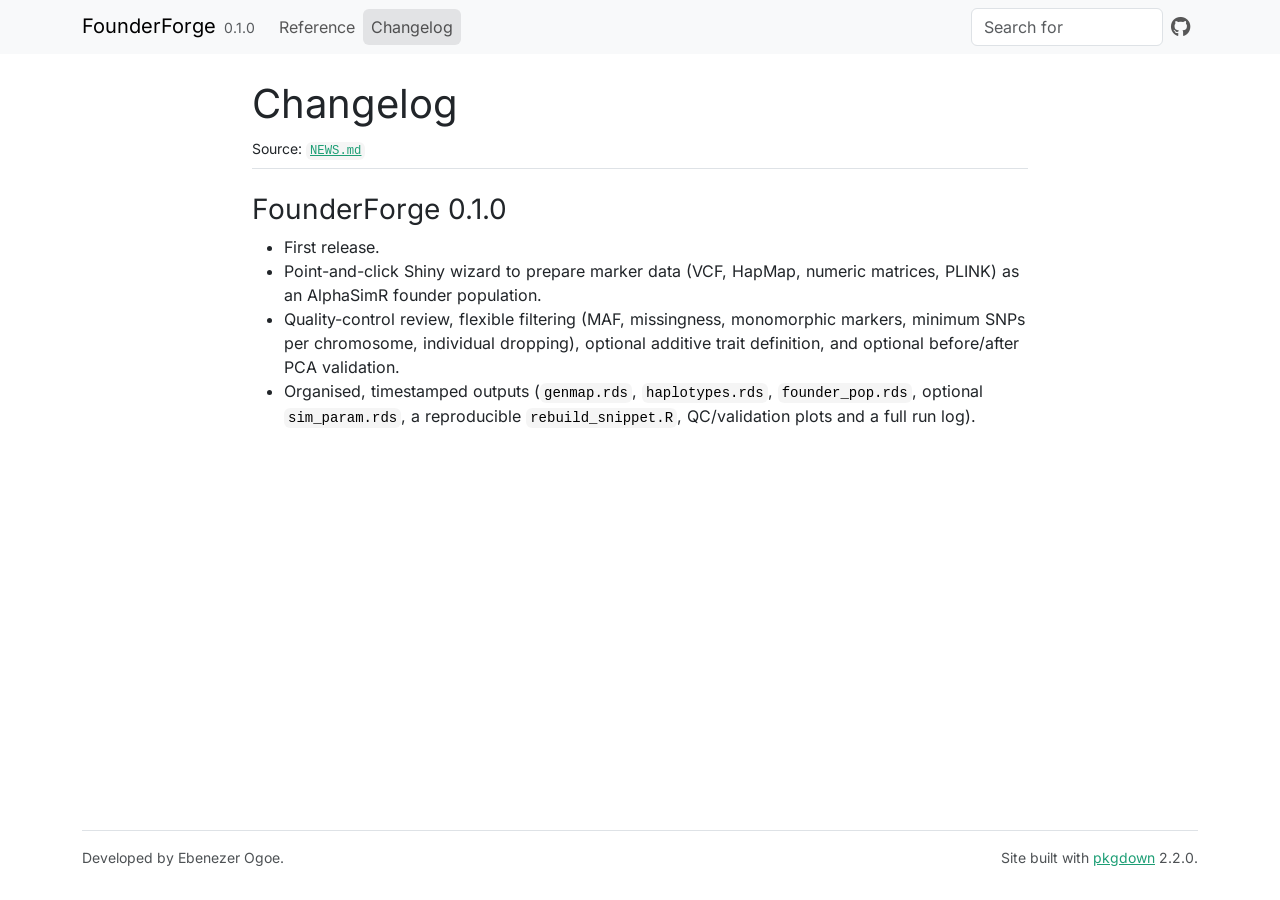
<file: news/index.html>
<!DOCTYPE html>
<!-- Generated by pkgdown: do not edit by hand --><html lang="en-US"><head><meta http-equiv="Content-Type" content="text/html; charset=UTF-8"><meta charset="utf-8"><meta http-equiv="X-UA-Compatible" content="IE=edge"><meta name="viewport" content="width=device-width, initial-scale=1, shrink-to-fit=no"><title>Changelog • FounderForge</title><script src="../deps/jquery-3.6.0/jquery-3.6.0.min.js"></script><meta name="viewport" content="width=device-width, initial-scale=1, shrink-to-fit=no"><link href="../deps/bootstrap-5.3.8/bootstrap.min.css" rel="stylesheet"><script src="../deps/bootstrap-5.3.8/bootstrap.bundle.min.js"></script><link href="../deps/Inter-0.4.10/font.css" rel="stylesheet"><link href="../deps/font-awesome-6.5.2/css/all.min.css" rel="stylesheet"><link href="../deps/font-awesome-6.5.2/css/v4-shims.min.css" rel="stylesheet"><script src="../deps/headroom-0.11.0/headroom.min.js"></script><script src="../deps/headroom-0.11.0/jQuery.headroom.min.js"></script><script src="../deps/bootstrap-toc-1.0.1/bootstrap-toc.min.js"></script><script src="../deps/clipboard.js-2.0.11/clipboard.min.js"></script><script src="../deps/search-1.0.0/autocomplete.jquery.min.js"></script><script src="../deps/search-1.0.0/fuse.min.js"></script><script src="../deps/search-1.0.0/mark.min.js"></script><!-- pkgdown --><script src="../pkgdown.js"></script><meta property="og:title" content="Changelog"></head><body>
    <a href="#main" class="visually-hidden-focusable">Skip to contents</a>


    <nav class="navbar navbar-expand-lg fixed-top bg-light" data-bs-theme="light" aria-label="Site navigation"><div class="container">

    <a class="navbar-brand me-2" href="../index.html">FounderForge</a>

    <small class="nav-text text-muted me-auto" data-bs-toggle="tooltip" data-bs-placement="bottom" title="">0.1.0</small>


    <button class="navbar-toggler" type="button" data-bs-toggle="collapse" data-bs-target="#navbar" aria-controls="navbar" aria-expanded="false" aria-label="Toggle navigation">
      <span class="navbar-toggler-icon"></span>
    </button>

    <div id="navbar" class="collapse navbar-collapse ms-3">
      <ul class="navbar-nav me-auto"><li class="nav-item"><a class="nav-link" href="../reference/index.html">Reference</a></li>
<li class="active nav-item"><a class="nav-link" href="../news/index.html">Changelog</a></li>
      </ul><ul class="navbar-nav"><li class="nav-item"><form class="form-inline" role="search">
 <input class="form-control" type="search" name="search-input" id="search-input" autocomplete="off" aria-label="Search site" placeholder="Search for" data-search-index="../search.json"></form></li>
<li class="nav-item"><a class="external-link nav-link" href="https://github.com/ebenogoe/FounderForge/" aria-label="GitHub"><span class="fa fab fa-github fa-lg"></span></a></li>
      </ul></div>


  </div>
</nav><div class="container template-news">
<div class="row">
  <main id="main" class="col-md-9"><div class="page-header">

      <h1>Changelog</h1>
      <small>Source: <a href="https://github.com/ebenogoe/FounderForge/blob/main/NEWS.md" class="external-link"><code>NEWS.md</code></a></small>
    </div>

    <div class="section level2">
<h2 class="pkg-version" data-toc-text="0.1.0" id="founderforge-010">FounderForge 0.1.0<a class="anchor" aria-label="anchor" href="#founderforge-010"></a></h2>
<ul><li>First release.</li>
<li>Point-and-click Shiny wizard to prepare marker data (VCF, HapMap, numeric matrices, PLINK) as an AlphaSimR founder population.</li>
<li>Quality-control review, flexible filtering (MAF, missingness, monomorphic markers, minimum SNPs per chromosome, individual dropping), optional additive trait definition, and optional before/after PCA validation.</li>
<li>Organised, timestamped outputs (<code>genmap.rds</code>, <code>haplotypes.rds</code>, <code>founder_pop.rds</code>, optional <code>sim_param.rds</code>, a reproducible <code>rebuild_snippet.R</code>, QC/validation plots and a full run log).</li>
</ul></div>
  </main></div>


    <footer><div class="pkgdown-footer-left">
  <p>Developed by Ebenezer Ogoe.</p>
</div>

<div class="pkgdown-footer-right">
  <p>Site built with <a href="https://pkgdown.r-lib.org/" class="external-link">pkgdown</a> 2.2.0.</p>
</div>

    </footer></div>





  </body></html>
</file>
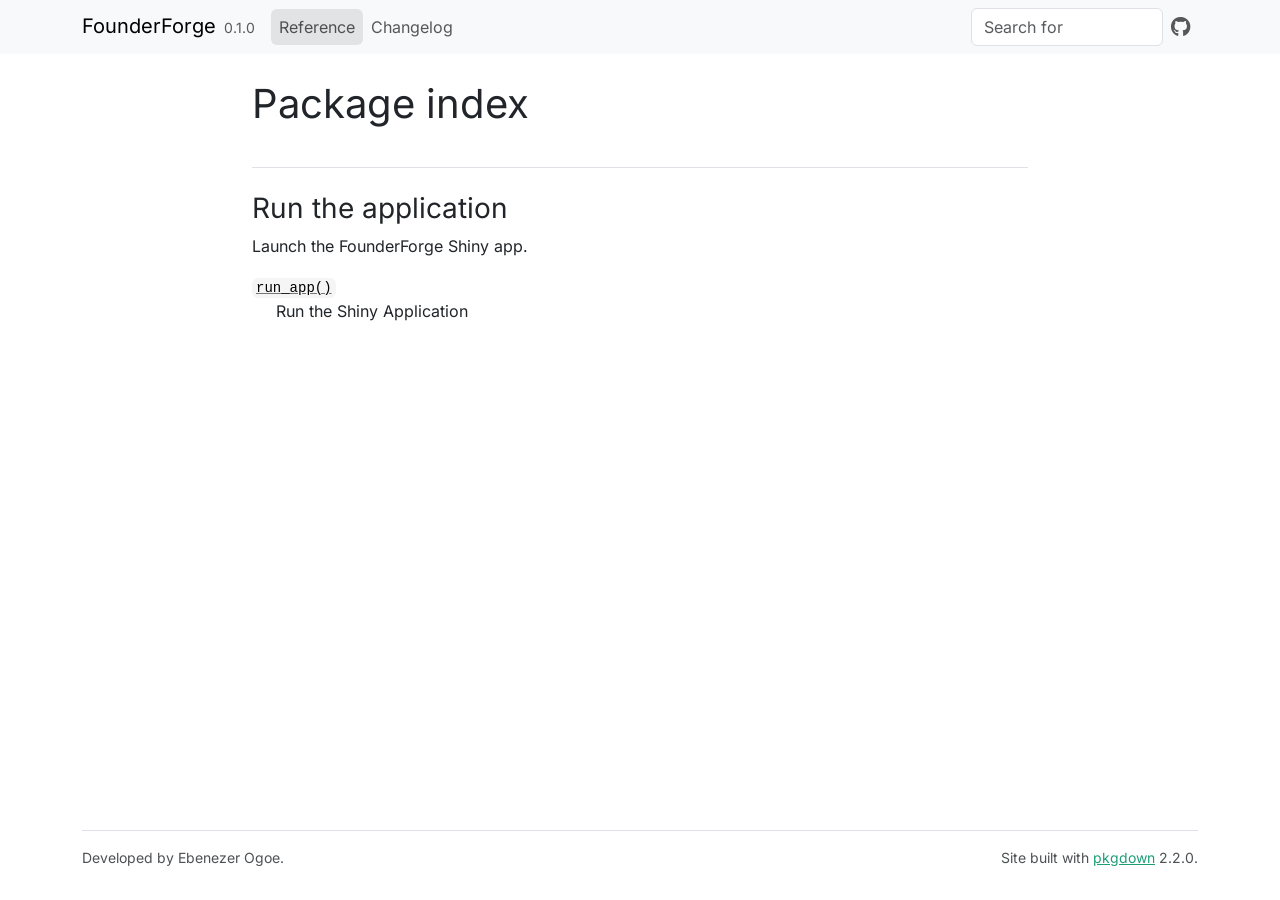
<file: reference/index.html>
<!DOCTYPE html>
<!-- Generated by pkgdown: do not edit by hand --><html lang="en-US"><head><meta http-equiv="Content-Type" content="text/html; charset=UTF-8"><meta charset="utf-8"><meta http-equiv="X-UA-Compatible" content="IE=edge"><meta name="viewport" content="width=device-width, initial-scale=1, shrink-to-fit=no"><title>Package index • FounderForge</title><script src="../deps/jquery-3.6.0/jquery-3.6.0.min.js"></script><meta name="viewport" content="width=device-width, initial-scale=1, shrink-to-fit=no"><link href="../deps/bootstrap-5.3.8/bootstrap.min.css" rel="stylesheet"><script src="../deps/bootstrap-5.3.8/bootstrap.bundle.min.js"></script><link href="../deps/Inter-0.4.10/font.css" rel="stylesheet"><link href="../deps/font-awesome-6.5.2/css/all.min.css" rel="stylesheet"><link href="../deps/font-awesome-6.5.2/css/v4-shims.min.css" rel="stylesheet"><script src="../deps/headroom-0.11.0/headroom.min.js"></script><script src="../deps/headroom-0.11.0/jQuery.headroom.min.js"></script><script src="../deps/bootstrap-toc-1.0.1/bootstrap-toc.min.js"></script><script src="../deps/clipboard.js-2.0.11/clipboard.min.js"></script><script src="../deps/search-1.0.0/autocomplete.jquery.min.js"></script><script src="../deps/search-1.0.0/fuse.min.js"></script><script src="../deps/search-1.0.0/mark.min.js"></script><!-- pkgdown --><script src="../pkgdown.js"></script><meta property="og:title" content="Package index"></head><body>
    <a href="#main" class="visually-hidden-focusable">Skip to contents</a>


    <nav class="navbar navbar-expand-lg fixed-top bg-light" data-bs-theme="light" aria-label="Site navigation"><div class="container">

    <a class="navbar-brand me-2" href="../index.html">FounderForge</a>

    <small class="nav-text text-muted me-auto" data-bs-toggle="tooltip" data-bs-placement="bottom" title="">0.1.0</small>


    <button class="navbar-toggler" type="button" data-bs-toggle="collapse" data-bs-target="#navbar" aria-controls="navbar" aria-expanded="false" aria-label="Toggle navigation">
      <span class="navbar-toggler-icon"></span>
    </button>

    <div id="navbar" class="collapse navbar-collapse ms-3">
      <ul class="navbar-nav me-auto"><li class="active nav-item"><a class="nav-link" href="../reference/index.html">Reference</a></li>
<li class="nav-item"><a class="nav-link" href="../news/index.html">Changelog</a></li>
      </ul><ul class="navbar-nav"><li class="nav-item"><form class="form-inline" role="search">
 <input class="form-control" type="search" name="search-input" id="search-input" autocomplete="off" aria-label="Search site" placeholder="Search for" data-search-index="../search.json"></form></li>
<li class="nav-item"><a class="external-link nav-link" href="https://github.com/ebenogoe/FounderForge/" aria-label="GitHub"><span class="fa fab fa-github fa-lg"></span></a></li>
      </ul></div>


  </div>
</nav><div class="container template-reference-index">
<div class="row">
  <main id="main" class="col-md-9"><div class="page-header">

      <h1>Package index</h1>
    </div>

    <div class="section level2">
      <h2 id="run-the-application">Run the application<a class="anchor" aria-label="anchor" href="#run-the-application"></a></h2>

      <div class="section-desc"><p>Launch the FounderForge Shiny app.</p></div>

      <dl></dl></div><div class="section level2">




      <dl><dt>

          <code><a href="run_app.html">run_app()</a></code>

        </dt>
        <dd>Run the Shiny Application</dd>
      </dl></div>
  </main></div>


    <footer><div class="pkgdown-footer-left">
  <p>Developed by Ebenezer Ogoe.</p>
</div>

<div class="pkgdown-footer-right">
  <p>Site built with <a href="https://pkgdown.r-lib.org/" class="external-link">pkgdown</a> 2.2.0.</p>
</div>

    </footer></div>





  </body></html>
</file>
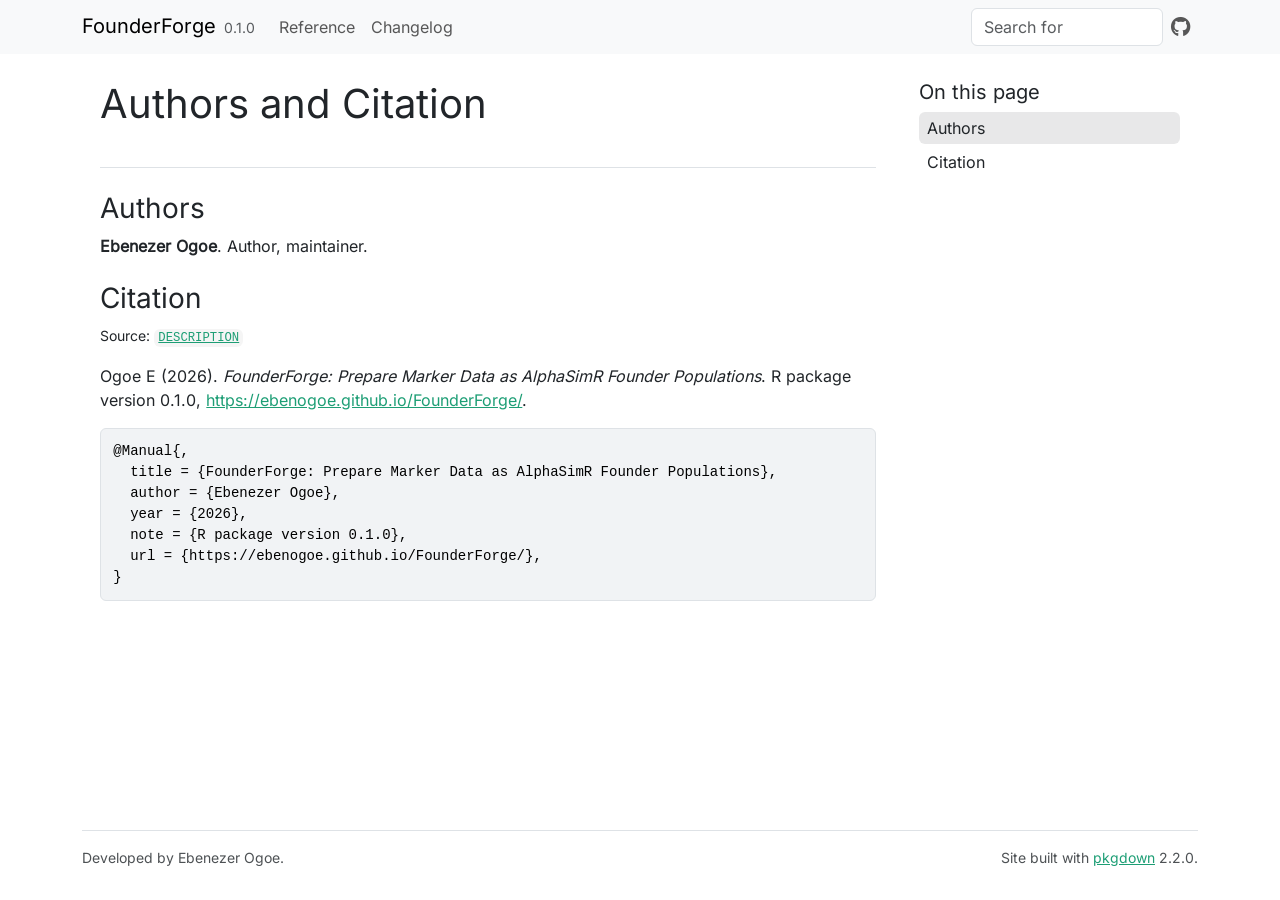
<file: authors.html>
<!DOCTYPE html>
<!-- Generated by pkgdown: do not edit by hand --><html lang="en-US"><head><meta http-equiv="Content-Type" content="text/html; charset=UTF-8"><meta charset="utf-8"><meta http-equiv="X-UA-Compatible" content="IE=edge"><meta name="viewport" content="width=device-width, initial-scale=1, shrink-to-fit=no"><title>Authors and Citation • FounderForge</title><script src="deps/jquery-3.6.0/jquery-3.6.0.min.js"></script><meta name="viewport" content="width=device-width, initial-scale=1, shrink-to-fit=no"><link href="deps/bootstrap-5.3.8/bootstrap.min.css" rel="stylesheet"><script src="deps/bootstrap-5.3.8/bootstrap.bundle.min.js"></script><link href="deps/Inter-0.4.10/font.css" rel="stylesheet"><link href="deps/font-awesome-6.5.2/css/all.min.css" rel="stylesheet"><link href="deps/font-awesome-6.5.2/css/v4-shims.min.css" rel="stylesheet"><script src="deps/headroom-0.11.0/headroom.min.js"></script><script src="deps/headroom-0.11.0/jQuery.headroom.min.js"></script><script src="deps/bootstrap-toc-1.0.1/bootstrap-toc.min.js"></script><script src="deps/clipboard.js-2.0.11/clipboard.min.js"></script><script src="deps/search-1.0.0/autocomplete.jquery.min.js"></script><script src="deps/search-1.0.0/fuse.min.js"></script><script src="deps/search-1.0.0/mark.min.js"></script><!-- pkgdown --><script src="pkgdown.js"></script><meta property="og:title" content="Authors and Citation"></head><body>
    <a href="#main" class="visually-hidden-focusable">Skip to contents</a>


    <nav class="navbar navbar-expand-lg fixed-top bg-light" data-bs-theme="light" aria-label="Site navigation"><div class="container">

    <a class="navbar-brand me-2" href="index.html">FounderForge</a>

    <small class="nav-text text-muted me-auto" data-bs-toggle="tooltip" data-bs-placement="bottom" title="">0.1.0</small>


    <button class="navbar-toggler" type="button" data-bs-toggle="collapse" data-bs-target="#navbar" aria-controls="navbar" aria-expanded="false" aria-label="Toggle navigation">
      <span class="navbar-toggler-icon"></span>
    </button>

    <div id="navbar" class="collapse navbar-collapse ms-3">
      <ul class="navbar-nav me-auto"><li class="nav-item"><a class="nav-link" href="reference/index.html">Reference</a></li>
<li class="nav-item"><a class="nav-link" href="news/index.html">Changelog</a></li>
      </ul><ul class="navbar-nav"><li class="nav-item"><form class="form-inline" role="search">
 <input class="form-control" type="search" name="search-input" id="search-input" autocomplete="off" aria-label="Search site" placeholder="Search for" data-search-index="search.json"></form></li>
<li class="nav-item"><a class="external-link nav-link" href="https://github.com/ebenogoe/FounderForge/" aria-label="GitHub"><span class="fa fab fa-github fa-lg"></span></a></li>
      </ul></div>


  </div>
</nav><div class="container template-citation-authors">
<div class="row">
  <main id="main" class="col-md-9"><div class="page-header">

      <h1>Authors and Citation</h1>
    </div>

    <div class="section level2">
      <h2>Authors</h2>

      <ul class="list-unstyled"><li>
          <p><strong>Ebenezer Ogoe</strong>. Author, maintainer.
          </p>
        </li>
      </ul></div>

    <div class="section level2">
      <h2 id="citation">Citation</h2>
      <p><small class="dont-index">Source: <a href="https://github.com/ebenogoe/FounderForge/blob/main/DESCRIPTION" class="external-link"><code>DESCRIPTION</code></a></small></p>

      <p>Ogoe E (2026).
<em>FounderForge: Prepare Marker Data as AlphaSimR Founder Populations</em>.
R package version 0.1.0, <a href="https://ebenogoe.github.io/FounderForge/">https://ebenogoe.github.io/FounderForge/</a>.
</p>
      <pre>@Manual{,
  title = {FounderForge: Prepare Marker Data as AlphaSimR Founder Populations},
  author = {Ebenezer Ogoe},
  year = {2026},
  note = {R package version 0.1.0},
  url = {https://ebenogoe.github.io/FounderForge/},
}</pre>
    </div>

  </main><aside class="col-md-3"><nav id="toc" aria-label="Table of contents"><h2>On this page</h2>
    </nav></aside></div>


    <footer><div class="pkgdown-footer-left">
  <p>Developed by Ebenezer Ogoe.</p>
</div>

<div class="pkgdown-footer-right">
  <p>Site built with <a href="https://pkgdown.r-lib.org/" class="external-link">pkgdown</a> 2.2.0.</p>
</div>

    </footer></div>





  </body></html>
</file>
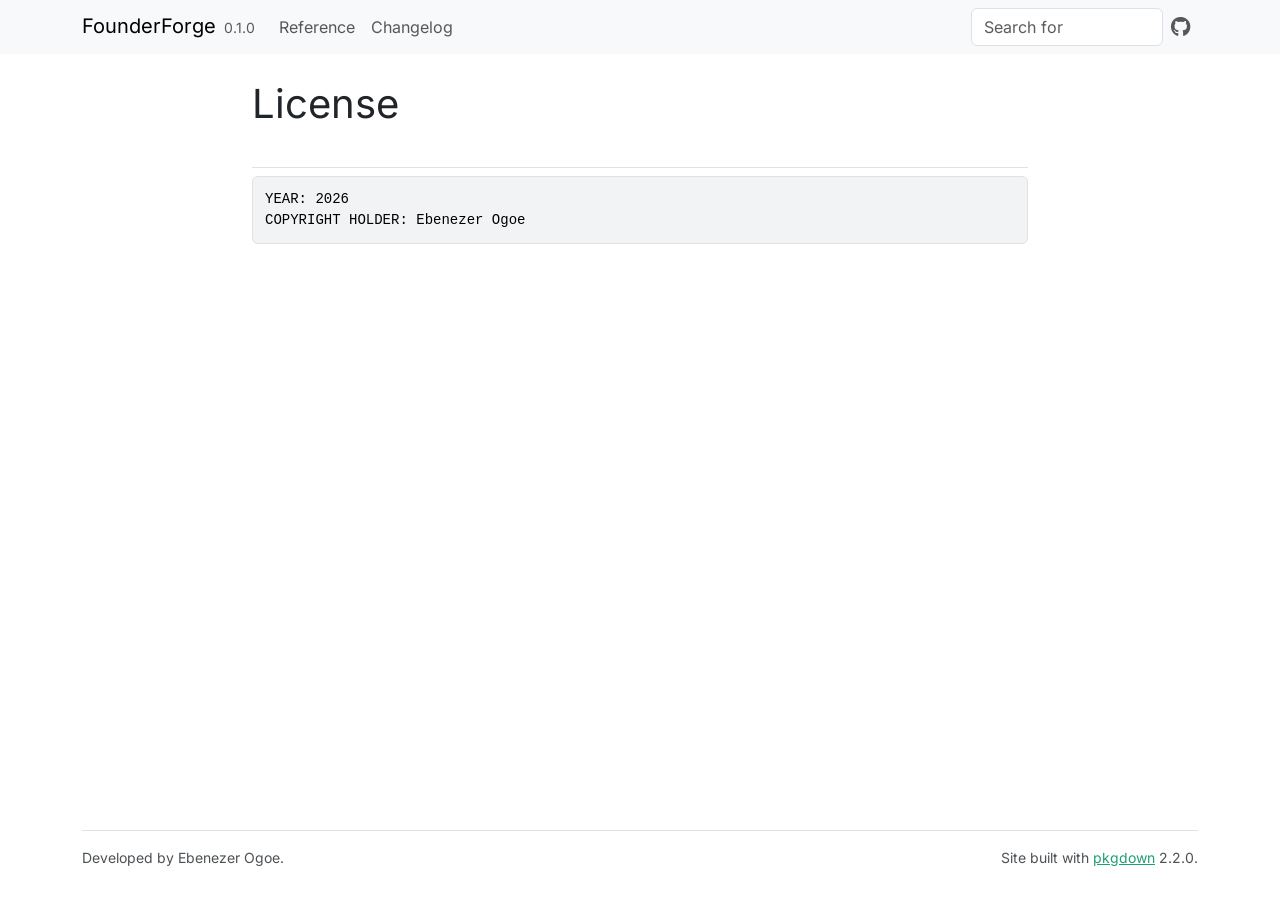
<file: LICENSE-text.html>
<!DOCTYPE html>
<!-- Generated by pkgdown: do not edit by hand --><html lang="en-US"><head><meta http-equiv="Content-Type" content="text/html; charset=UTF-8"><meta charset="utf-8"><meta http-equiv="X-UA-Compatible" content="IE=edge"><meta name="viewport" content="width=device-width, initial-scale=1, shrink-to-fit=no"><title>License • FounderForge</title><script src="deps/jquery-3.6.0/jquery-3.6.0.min.js"></script><meta name="viewport" content="width=device-width, initial-scale=1, shrink-to-fit=no"><link href="deps/bootstrap-5.3.8/bootstrap.min.css" rel="stylesheet"><script src="deps/bootstrap-5.3.8/bootstrap.bundle.min.js"></script><link href="deps/Inter-0.4.10/font.css" rel="stylesheet"><link href="deps/font-awesome-6.5.2/css/all.min.css" rel="stylesheet"><link href="deps/font-awesome-6.5.2/css/v4-shims.min.css" rel="stylesheet"><script src="deps/headroom-0.11.0/headroom.min.js"></script><script src="deps/headroom-0.11.0/jQuery.headroom.min.js"></script><script src="deps/bootstrap-toc-1.0.1/bootstrap-toc.min.js"></script><script src="deps/clipboard.js-2.0.11/clipboard.min.js"></script><script src="deps/search-1.0.0/autocomplete.jquery.min.js"></script><script src="deps/search-1.0.0/fuse.min.js"></script><script src="deps/search-1.0.0/mark.min.js"></script><!-- pkgdown --><script src="pkgdown.js"></script><meta property="og:title" content="License"></head><body>
    <a href="#main" class="visually-hidden-focusable">Skip to contents</a>


    <nav class="navbar navbar-expand-lg fixed-top bg-light" data-bs-theme="light" aria-label="Site navigation"><div class="container">

    <a class="navbar-brand me-2" href="index.html">FounderForge</a>

    <small class="nav-text text-muted me-auto" data-bs-toggle="tooltip" data-bs-placement="bottom" title="">0.1.0</small>


    <button class="navbar-toggler" type="button" data-bs-toggle="collapse" data-bs-target="#navbar" aria-controls="navbar" aria-expanded="false" aria-label="Toggle navigation">
      <span class="navbar-toggler-icon"></span>
    </button>

    <div id="navbar" class="collapse navbar-collapse ms-3">
      <ul class="navbar-nav me-auto"><li class="nav-item"><a class="nav-link" href="reference/index.html">Reference</a></li>
<li class="nav-item"><a class="nav-link" href="news/index.html">Changelog</a></li>
      </ul><ul class="navbar-nav"><li class="nav-item"><form class="form-inline" role="search">
 <input class="form-control" type="search" name="search-input" id="search-input" autocomplete="off" aria-label="Search site" placeholder="Search for" data-search-index="search.json"></form></li>
<li class="nav-item"><a class="external-link nav-link" href="https://github.com/ebenogoe/FounderForge/" aria-label="GitHub"><span class="fa fab fa-github fa-lg"></span></a></li>
      </ul></div>


  </div>
</nav><div class="container template-title-body">
<div class="row">
  <main id="main" class="col-md-9"><div class="page-header">

      <h1>License</h1>

    </div>

<pre>YEAR: 2026
COPYRIGHT HOLDER: Ebenezer Ogoe
</pre>

  </main></div>


    <footer><div class="pkgdown-footer-left">
  <p>Developed by Ebenezer Ogoe.</p>
</div>

<div class="pkgdown-footer-right">
  <p>Site built with <a href="https://pkgdown.r-lib.org/" class="external-link">pkgdown</a> 2.2.0.</p>
</div>

    </footer></div>





  </body></html>
</file>
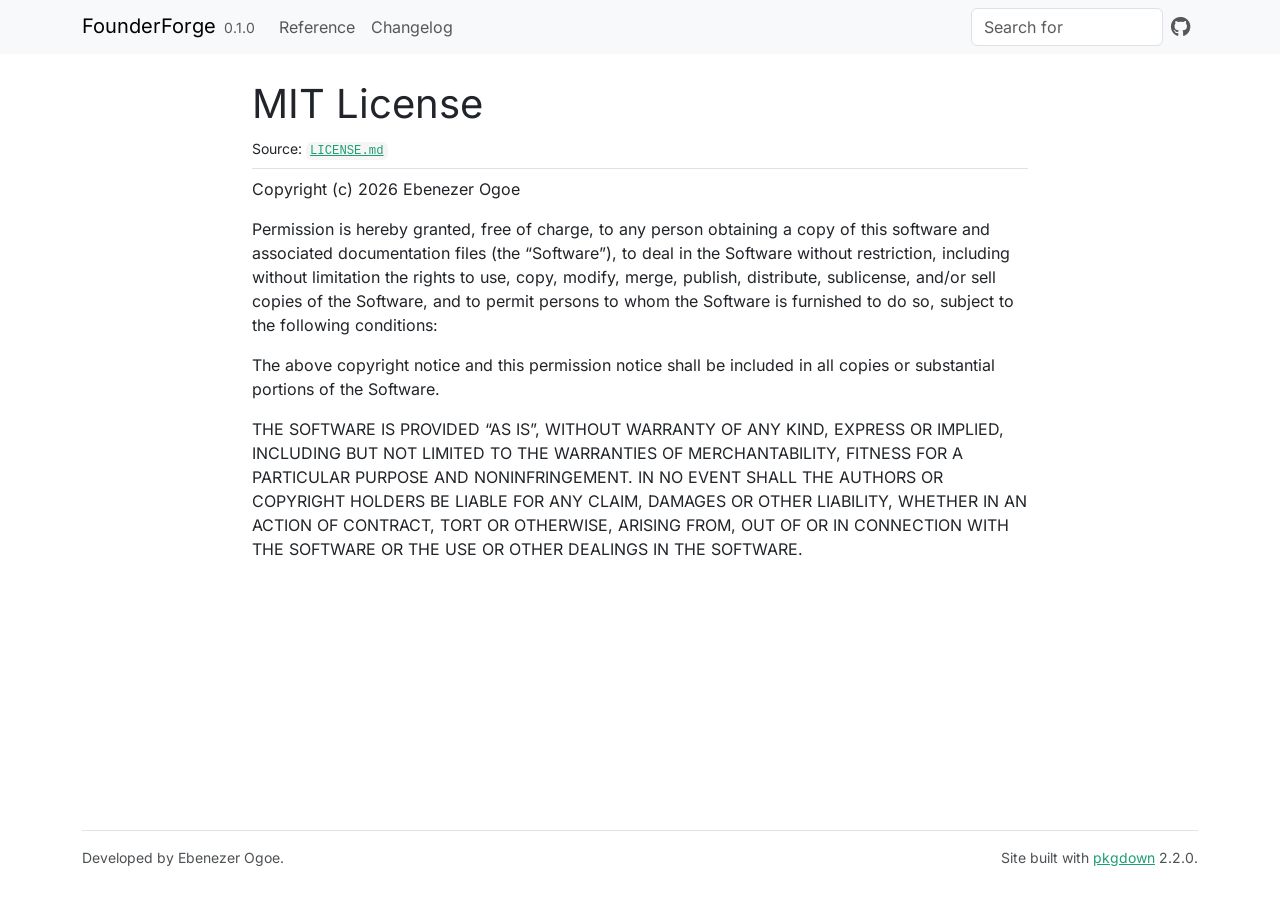
<file: LICENSE.html>
<!DOCTYPE html>
<!-- Generated by pkgdown: do not edit by hand --><html lang="en-US"><head><meta http-equiv="Content-Type" content="text/html; charset=UTF-8"><meta charset="utf-8"><meta http-equiv="X-UA-Compatible" content="IE=edge"><meta name="viewport" content="width=device-width, initial-scale=1, shrink-to-fit=no"><title>MIT License • FounderForge</title><script src="deps/jquery-3.6.0/jquery-3.6.0.min.js"></script><meta name="viewport" content="width=device-width, initial-scale=1, shrink-to-fit=no"><link href="deps/bootstrap-5.3.8/bootstrap.min.css" rel="stylesheet"><script src="deps/bootstrap-5.3.8/bootstrap.bundle.min.js"></script><link href="deps/Inter-0.4.10/font.css" rel="stylesheet"><link href="deps/font-awesome-6.5.2/css/all.min.css" rel="stylesheet"><link href="deps/font-awesome-6.5.2/css/v4-shims.min.css" rel="stylesheet"><script src="deps/headroom-0.11.0/headroom.min.js"></script><script src="deps/headroom-0.11.0/jQuery.headroom.min.js"></script><script src="deps/bootstrap-toc-1.0.1/bootstrap-toc.min.js"></script><script src="deps/clipboard.js-2.0.11/clipboard.min.js"></script><script src="deps/search-1.0.0/autocomplete.jquery.min.js"></script><script src="deps/search-1.0.0/fuse.min.js"></script><script src="deps/search-1.0.0/mark.min.js"></script><!-- pkgdown --><script src="pkgdown.js"></script><meta property="og:title" content="MIT License"></head><body>
    <a href="#main" class="visually-hidden-focusable">Skip to contents</a>


    <nav class="navbar navbar-expand-lg fixed-top bg-light" data-bs-theme="light" aria-label="Site navigation"><div class="container">

    <a class="navbar-brand me-2" href="index.html">FounderForge</a>

    <small class="nav-text text-muted me-auto" data-bs-toggle="tooltip" data-bs-placement="bottom" title="">0.1.0</small>


    <button class="navbar-toggler" type="button" data-bs-toggle="collapse" data-bs-target="#navbar" aria-controls="navbar" aria-expanded="false" aria-label="Toggle navigation">
      <span class="navbar-toggler-icon"></span>
    </button>

    <div id="navbar" class="collapse navbar-collapse ms-3">
      <ul class="navbar-nav me-auto"><li class="nav-item"><a class="nav-link" href="reference/index.html">Reference</a></li>
<li class="nav-item"><a class="nav-link" href="news/index.html">Changelog</a></li>
      </ul><ul class="navbar-nav"><li class="nav-item"><form class="form-inline" role="search">
 <input class="form-control" type="search" name="search-input" id="search-input" autocomplete="off" aria-label="Search site" placeholder="Search for" data-search-index="search.json"></form></li>
<li class="nav-item"><a class="external-link nav-link" href="https://github.com/ebenogoe/FounderForge/" aria-label="GitHub"><span class="fa fab fa-github fa-lg"></span></a></li>
      </ul></div>


  </div>
</nav><div class="container template-title-body">
<div class="row">
  <main id="main" class="col-md-9"><div class="page-header">

      <h1>MIT License</h1>
      <small class="dont-index">Source: <a href="https://github.com/ebenogoe/FounderForge/blob/main/LICENSE.md" class="external-link"><code>LICENSE.md</code></a></small>
    </div>

<div id="mit-license" class="section level1">

<p>Copyright (c) 2026 Ebenezer Ogoe</p>
<p>Permission is hereby granted, free of charge, to any person obtaining a copy of this software and associated documentation files (the “Software”), to deal in the Software without restriction, including without limitation the rights to use, copy, modify, merge, publish, distribute, sublicense, and/or sell copies of the Software, and to permit persons to whom the Software is furnished to do so, subject to the following conditions:</p>
<p>The above copyright notice and this permission notice shall be included in all copies or substantial portions of the Software.</p>
<p>THE SOFTWARE IS PROVIDED “AS IS”, WITHOUT WARRANTY OF ANY KIND, EXPRESS OR IMPLIED, INCLUDING BUT NOT LIMITED TO THE WARRANTIES OF MERCHANTABILITY, FITNESS FOR A PARTICULAR PURPOSE AND NONINFRINGEMENT. IN NO EVENT SHALL THE AUTHORS OR COPYRIGHT HOLDERS BE LIABLE FOR ANY CLAIM, DAMAGES OR OTHER LIABILITY, WHETHER IN AN ACTION OF CONTRACT, TORT OR OTHERWISE, ARISING FROM, OUT OF OR IN CONNECTION WITH THE SOFTWARE OR THE USE OR OTHER DEALINGS IN THE SOFTWARE.</p>
</div>

  </main></div>


    <footer><div class="pkgdown-footer-left">
  <p>Developed by Ebenezer Ogoe.</p>
</div>

<div class="pkgdown-footer-right">
  <p>Site built with <a href="https://pkgdown.r-lib.org/" class="external-link">pkgdown</a> 2.2.0.</p>
</div>

    </footer></div>





  </body></html>
</file>
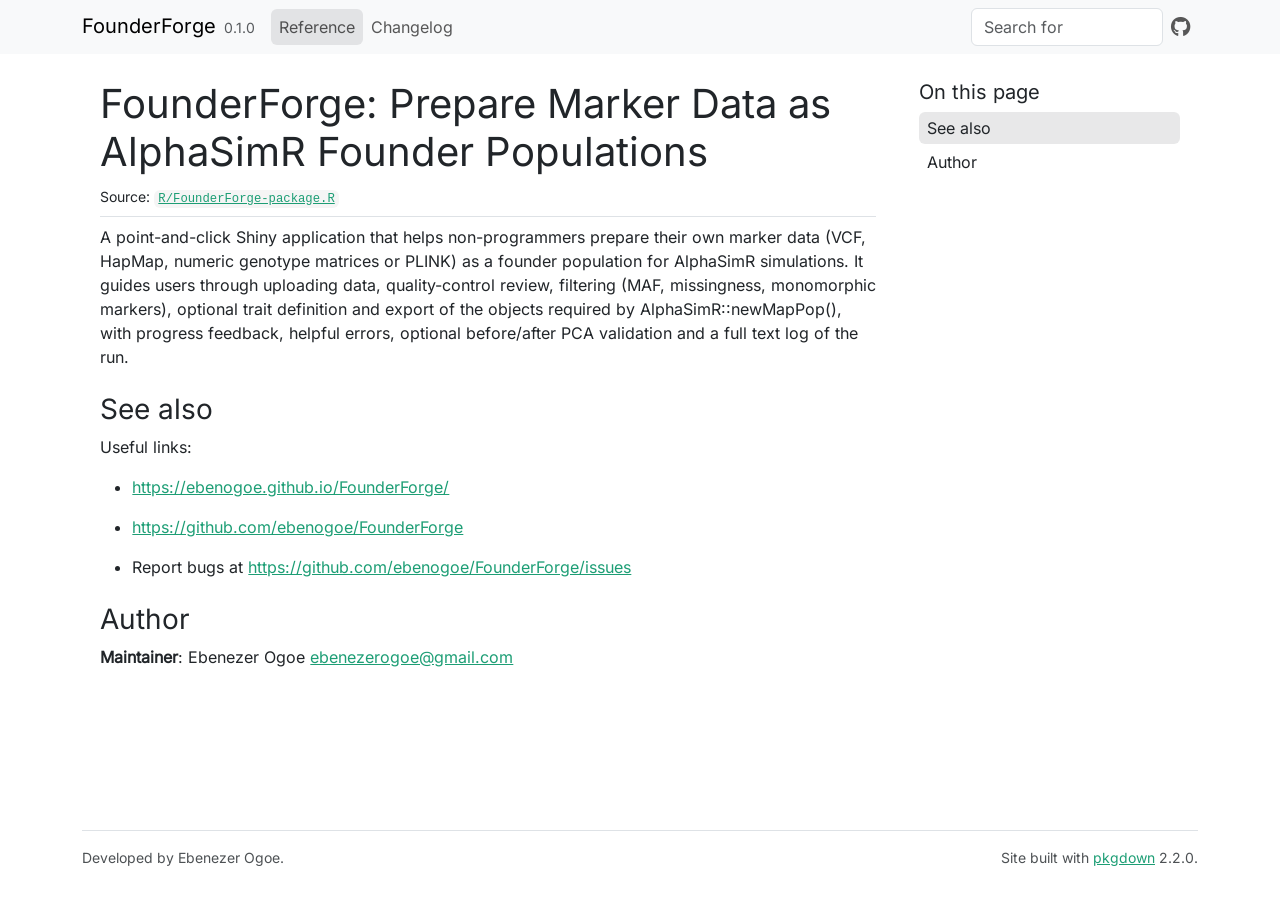
<file: reference/FounderForge-package.html>
<!DOCTYPE html>
<!-- Generated by pkgdown: do not edit by hand --><html lang="en-US"><head><meta http-equiv="Content-Type" content="text/html; charset=UTF-8"><meta charset="utf-8"><meta http-equiv="X-UA-Compatible" content="IE=edge"><meta name="viewport" content="width=device-width, initial-scale=1, shrink-to-fit=no"><title>FounderForge: Prepare Marker Data as AlphaSimR Founder Populations — FounderForge-package • FounderForge</title><script src="../deps/jquery-3.6.0/jquery-3.6.0.min.js"></script><meta name="viewport" content="width=device-width, initial-scale=1, shrink-to-fit=no"><link href="../deps/bootstrap-5.3.8/bootstrap.min.css" rel="stylesheet"><script src="../deps/bootstrap-5.3.8/bootstrap.bundle.min.js"></script><link href="../deps/Inter-0.4.10/font.css" rel="stylesheet"><link href="../deps/font-awesome-6.5.2/css/all.min.css" rel="stylesheet"><link href="../deps/font-awesome-6.5.2/css/v4-shims.min.css" rel="stylesheet"><script src="../deps/headroom-0.11.0/headroom.min.js"></script><script src="../deps/headroom-0.11.0/jQuery.headroom.min.js"></script><script src="../deps/bootstrap-toc-1.0.1/bootstrap-toc.min.js"></script><script src="../deps/clipboard.js-2.0.11/clipboard.min.js"></script><script src="../deps/search-1.0.0/autocomplete.jquery.min.js"></script><script src="../deps/search-1.0.0/fuse.min.js"></script><script src="../deps/search-1.0.0/mark.min.js"></script><!-- pkgdown --><script src="../pkgdown.js"></script><meta property="og:title" content="FounderForge: Prepare Marker Data as AlphaSimR Founder Populations — FounderForge-package"><meta name="description" content="A point-and-click Shiny application that helps non-programmers prepare their own marker data (VCF, HapMap, numeric genotype matrices or PLINK) as a founder population for AlphaSimR simulations. It guides users through uploading data, quality-control review, filtering (MAF, missingness, monomorphic markers), optional trait definition and export of the objects required by AlphaSimR::newMapPop(), with progress feedback, helpful errors, optional before/after PCA validation and a full text log of the run."><meta property="og:description" content="A point-and-click Shiny application that helps non-programmers prepare their own marker data (VCF, HapMap, numeric genotype matrices or PLINK) as a founder population for AlphaSimR simulations. It guides users through uploading data, quality-control review, filtering (MAF, missingness, monomorphic markers), optional trait definition and export of the objects required by AlphaSimR::newMapPop(), with progress feedback, helpful errors, optional before/after PCA validation and a full text log of the run."></head><body>
    <a href="#main" class="visually-hidden-focusable">Skip to contents</a>


    <nav class="navbar navbar-expand-lg fixed-top bg-light" data-bs-theme="light" aria-label="Site navigation"><div class="container">

    <a class="navbar-brand me-2" href="../index.html">FounderForge</a>

    <small class="nav-text text-muted me-auto" data-bs-toggle="tooltip" data-bs-placement="bottom" title="">0.1.0</small>


    <button class="navbar-toggler" type="button" data-bs-toggle="collapse" data-bs-target="#navbar" aria-controls="navbar" aria-expanded="false" aria-label="Toggle navigation">
      <span class="navbar-toggler-icon"></span>
    </button>

    <div id="navbar" class="collapse navbar-collapse ms-3">
      <ul class="navbar-nav me-auto"><li class="active nav-item"><a class="nav-link" href="../reference/index.html">Reference</a></li>
<li class="nav-item"><a class="nav-link" href="../news/index.html">Changelog</a></li>
      </ul><ul class="navbar-nav"><li class="nav-item"><form class="form-inline" role="search">
 <input class="form-control" type="search" name="search-input" id="search-input" autocomplete="off" aria-label="Search site" placeholder="Search for" data-search-index="../search.json"></form></li>
<li class="nav-item"><a class="external-link nav-link" href="https://github.com/ebenogoe/FounderForge/" aria-label="GitHub"><span class="fa fab fa-github fa-lg"></span></a></li>
      </ul></div>


  </div>
</nav><div class="container template-reference-topic">
<div class="row">
  <main id="main" class="col-md-9"><div class="page-header">

      <h1>FounderForge: Prepare Marker Data as AlphaSimR Founder Populations</h1>
      <small class="dont-index">Source: <a href="https://github.com/ebenogoe/FounderForge/blob/main/R/FounderForge-package.R" class="external-link"><code>R/FounderForge-package.R</code></a></small>
      <div class="d-none name"><code>FounderForge-package.Rd</code></div>
    </div>

    <div class="ref-description section level2">
    <p>A point-and-click Shiny application that helps non-programmers prepare their own marker data (VCF, HapMap, numeric genotype matrices or PLINK) as a founder population for AlphaSimR simulations. It guides users through uploading data, quality-control review, filtering (MAF, missingness, monomorphic markers), optional trait definition and export of the objects required by AlphaSimR::newMapPop(), with progress feedback, helpful errors, optional before/after PCA validation and a full text log of the run.</p>
    </div>


    <div class="section level2">
    <h2 id="see-also">See also<a class="anchor" aria-label="anchor" href="#see-also"></a></h2>
    <div class="dont-index"><p>Useful links:</p><ul><li><p><a href="https://ebenogoe.github.io/FounderForge/">https://ebenogoe.github.io/FounderForge/</a></p></li>
<li><p><a href="https://github.com/ebenogoe/FounderForge" class="external-link">https://github.com/ebenogoe/FounderForge</a></p></li>
<li><p>Report bugs at <a href="https://github.com/ebenogoe/FounderForge/issues" class="external-link">https://github.com/ebenogoe/FounderForge/issues</a></p></li>
</ul></div>
    </div>
    <div class="section level2">
    <h2 id="author">Author<a class="anchor" aria-label="anchor" href="#author"></a></h2>
    <p><strong>Maintainer</strong>: Ebenezer Ogoe <a href="mailto:ebenezerogoe@gmail.com">ebenezerogoe@gmail.com</a></p>
    </div>

  </main><aside class="col-md-3"><nav id="toc" aria-label="Table of contents"><h2>On this page</h2>
    </nav></aside></div>


    <footer><div class="pkgdown-footer-left">
  <p>Developed by Ebenezer Ogoe.</p>
</div>

<div class="pkgdown-footer-right">
  <p>Site built with <a href="https://pkgdown.r-lib.org/" class="external-link">pkgdown</a> 2.2.0.</p>
</div>

    </footer></div>





  </body></html>
</file>
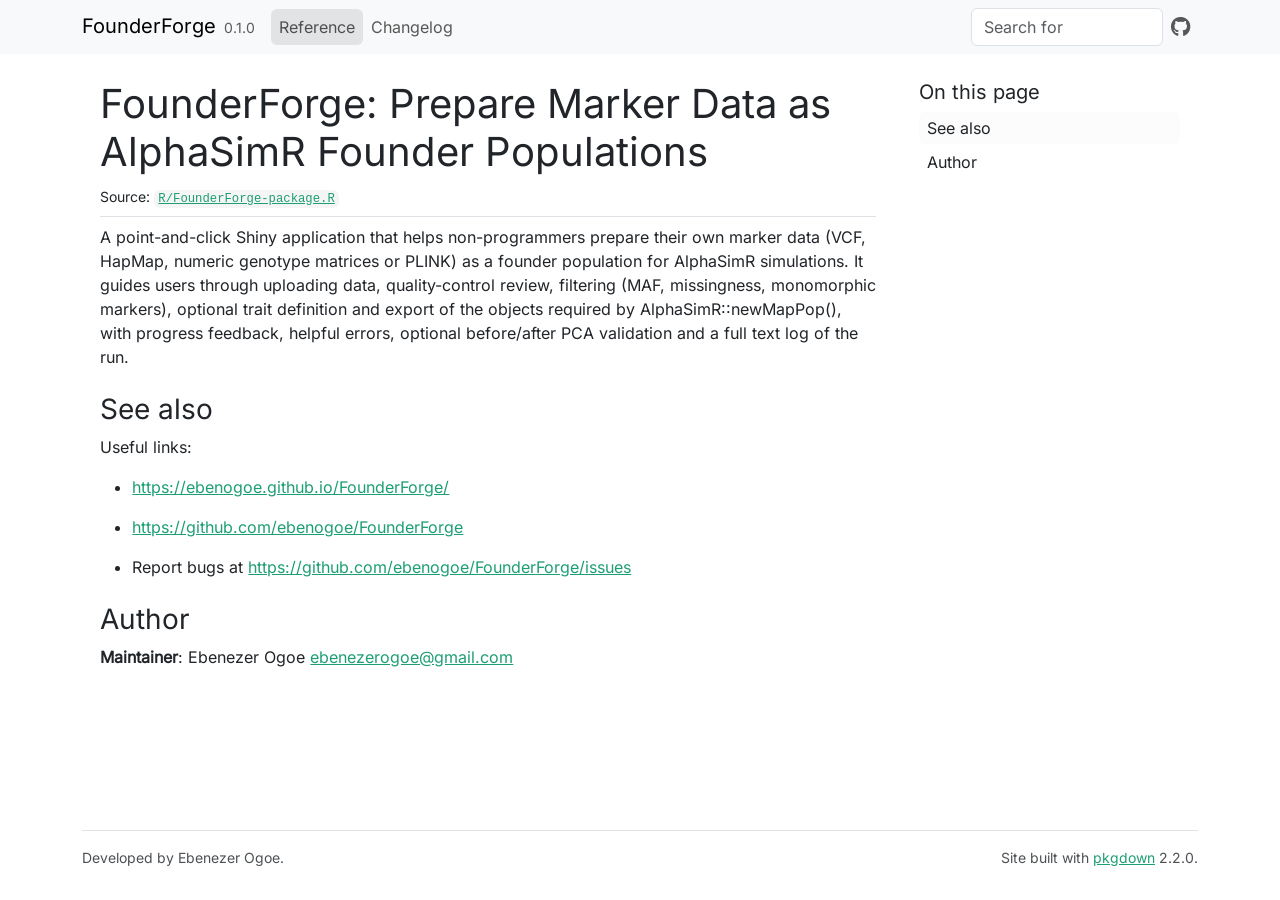
<file: reference/FounderForge.html>
<html>
  <head>
    <meta http-equiv="refresh" content="0;URL=https://ebenogoe.github.io/FounderForge/reference/FounderForge-package.html" />
    <meta name="robots" content="noindex">
    <link rel="canonical" href="https://ebenogoe.github.io/FounderForge/reference/FounderForge-package.html">
  </head>
</html>
</file>
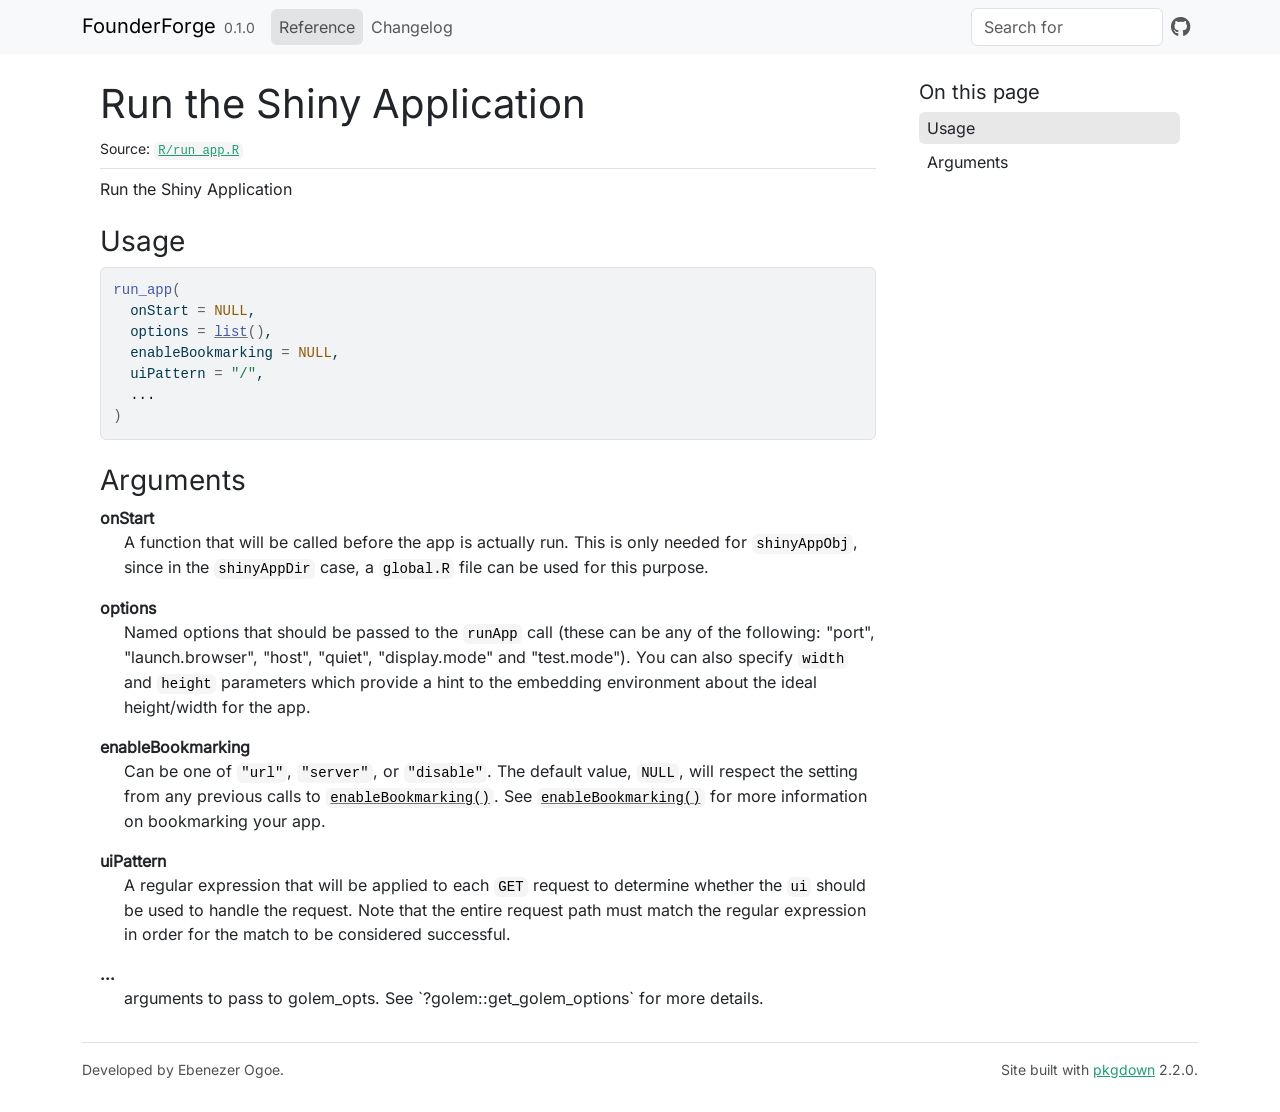
<file: reference/run_app.html>
<!DOCTYPE html>
<!-- Generated by pkgdown: do not edit by hand --><html lang="en-US"><head><meta http-equiv="Content-Type" content="text/html; charset=UTF-8"><meta charset="utf-8"><meta http-equiv="X-UA-Compatible" content="IE=edge"><meta name="viewport" content="width=device-width, initial-scale=1, shrink-to-fit=no"><title>Run the Shiny Application — run_app • FounderForge</title><script src="../deps/jquery-3.6.0/jquery-3.6.0.min.js"></script><meta name="viewport" content="width=device-width, initial-scale=1, shrink-to-fit=no"><link href="../deps/bootstrap-5.3.8/bootstrap.min.css" rel="stylesheet"><script src="../deps/bootstrap-5.3.8/bootstrap.bundle.min.js"></script><link href="../deps/Inter-0.4.10/font.css" rel="stylesheet"><link href="../deps/font-awesome-6.5.2/css/all.min.css" rel="stylesheet"><link href="../deps/font-awesome-6.5.2/css/v4-shims.min.css" rel="stylesheet"><script src="../deps/headroom-0.11.0/headroom.min.js"></script><script src="../deps/headroom-0.11.0/jQuery.headroom.min.js"></script><script src="../deps/bootstrap-toc-1.0.1/bootstrap-toc.min.js"></script><script src="../deps/clipboard.js-2.0.11/clipboard.min.js"></script><script src="../deps/search-1.0.0/autocomplete.jquery.min.js"></script><script src="../deps/search-1.0.0/fuse.min.js"></script><script src="../deps/search-1.0.0/mark.min.js"></script><!-- pkgdown --><script src="../pkgdown.js"></script><meta property="og:title" content="Run the Shiny Application — run_app"><meta name="description" content="Run the Shiny Application"><meta property="og:description" content="Run the Shiny Application"></head><body>
    <a href="#main" class="visually-hidden-focusable">Skip to contents</a>


    <nav class="navbar navbar-expand-lg fixed-top bg-light" data-bs-theme="light" aria-label="Site navigation"><div class="container">

    <a class="navbar-brand me-2" href="../index.html">FounderForge</a>

    <small class="nav-text text-muted me-auto" data-bs-toggle="tooltip" data-bs-placement="bottom" title="">0.1.0</small>


    <button class="navbar-toggler" type="button" data-bs-toggle="collapse" data-bs-target="#navbar" aria-controls="navbar" aria-expanded="false" aria-label="Toggle navigation">
      <span class="navbar-toggler-icon"></span>
    </button>

    <div id="navbar" class="collapse navbar-collapse ms-3">
      <ul class="navbar-nav me-auto"><li class="active nav-item"><a class="nav-link" href="../reference/index.html">Reference</a></li>
<li class="nav-item"><a class="nav-link" href="../news/index.html">Changelog</a></li>
      </ul><ul class="navbar-nav"><li class="nav-item"><form class="form-inline" role="search">
 <input class="form-control" type="search" name="search-input" id="search-input" autocomplete="off" aria-label="Search site" placeholder="Search for" data-search-index="../search.json"></form></li>
<li class="nav-item"><a class="external-link nav-link" href="https://github.com/ebenogoe/FounderForge/" aria-label="GitHub"><span class="fa fab fa-github fa-lg"></span></a></li>
      </ul></div>


  </div>
</nav><div class="container template-reference-topic">
<div class="row">
  <main id="main" class="col-md-9"><div class="page-header">

      <h1>Run the Shiny Application</h1>
      <small class="dont-index">Source: <a href="https://github.com/ebenogoe/FounderForge/blob/main/R/run_app.R" class="external-link"><code>R/run_app.R</code></a></small>
      <div class="d-none name"><code>run_app.Rd</code></div>
    </div>

    <div class="ref-description section level2">
    <p>Run the Shiny Application</p>
    </div>

    <div class="section level2">
    <h2 id="ref-usage">Usage<a class="anchor" aria-label="anchor" href="#ref-usage"></a></h2>
    <div class="sourceCode"><pre class="sourceCode r"><code><span><span class="fu">run_app</span><span class="op">(</span></span>
<span>  onStart <span class="op">=</span> <span class="cn">NULL</span>,</span>
<span>  options <span class="op">=</span> <span class="fu"><a href="https://rdrr.io/r/base/list.html" class="external-link">list</a></span><span class="op">(</span><span class="op">)</span>,</span>
<span>  enableBookmarking <span class="op">=</span> <span class="cn">NULL</span>,</span>
<span>  uiPattern <span class="op">=</span> <span class="st">"/"</span>,</span>
<span>  <span class="va">...</span></span>
<span><span class="op">)</span></span></code></pre></div>
    </div>

    <div class="section level2">
    <h2 id="arguments">Arguments<a class="anchor" aria-label="anchor" href="#arguments"></a></h2>


<dl><dt id="arg-onstart">onStart<a class="anchor" aria-label="anchor" href="#arg-onstart"></a></dt>
<dd><p>A function that will be called before the app is actually run.
This is only needed for <code>shinyAppObj</code>, since in the <code>shinyAppDir</code>
case, a <code>global.R</code> file can be used for this purpose.</p></dd>


<dt id="arg-options">options<a class="anchor" aria-label="anchor" href="#arg-options"></a></dt>
<dd><p>Named options that should be passed to the <code>runApp</code> call
(these can be any of the following: "port", "launch.browser", "host", "quiet",
"display.mode" and "test.mode"). You can also specify <code>width</code> and
<code>height</code> parameters which provide a hint to the embedding environment
about the ideal height/width for the app.</p></dd>


<dt id="arg-enablebookmarking">enableBookmarking<a class="anchor" aria-label="anchor" href="#arg-enablebookmarking"></a></dt>
<dd><p>Can be one of <code>"url"</code>, <code>"server"</code>, or
<code>"disable"</code>. The default value, <code>NULL</code>, will respect the setting from
any previous calls to  <code><a href="https://rdrr.io/pkg/shiny/man/enableBookmarking.html" class="external-link">enableBookmarking()</a></code>. See <code><a href="https://rdrr.io/pkg/shiny/man/enableBookmarking.html" class="external-link">enableBookmarking()</a></code>
for more information on bookmarking your app.</p></dd>


<dt id="arg-uipattern">uiPattern<a class="anchor" aria-label="anchor" href="#arg-uipattern"></a></dt>
<dd><p>A regular expression that will be applied to each <code>GET</code>
request to determine whether the <code>ui</code> should be used to handle the
request. Note that the entire request path must match the regular
expression in order for the match to be considered successful.</p></dd>


<dt id="arg--">...<a class="anchor" aria-label="anchor" href="#arg--"></a></dt>
<dd><p>arguments to pass to golem_opts.
See `?golem::get_golem_options` for more details.</p></dd>

</dl></div>

  </main><aside class="col-md-3"><nav id="toc" aria-label="Table of contents"><h2>On this page</h2>
    </nav></aside></div>


    <footer><div class="pkgdown-footer-left">
  <p>Developed by Ebenezer Ogoe.</p>
</div>

<div class="pkgdown-footer-right">
  <p>Site built with <a href="https://pkgdown.r-lib.org/" class="external-link">pkgdown</a> 2.2.0.</p>
</div>

    </footer></div>





  </body></html>
</file>
<file: deps/Inter-0.4.10/font.css>
/* cyrillic-ext */
@font-face {
  font-family: 'Inter';
  font-style: normal;
  font-weight: 400;
  font-display: swap;
  src: url(UcCO3FwrK3iLTeHuS_nVMrMxCp50SjIw2boKoduKmMEVuLyfAZJhiI2B.woff2) format('woff2');
  unicode-range: U+0460-052F, U+1C80-1C8A, U+20B4, U+2DE0-2DFF, U+A640-A69F, U+FE2E-FE2F;
}
/* cyrillic */
@font-face {
  font-family: 'Inter';
  font-style: normal;
  font-weight: 400;
  font-display: swap;
  src: url(UcCO3FwrK3iLTeHuS_nVMrMxCp50SjIw2boKoduKmMEVuLyfAZthiI2B.woff2) format('woff2');
  unicode-range: U+0301, U+0400-045F, U+0490-0491, U+04B0-04B1, U+2116;
}
/* greek-ext */
@font-face {
  font-family: 'Inter';
  font-style: normal;
  font-weight: 400;
  font-display: swap;
  src: url(UcCO3FwrK3iLTeHuS_nVMrMxCp50SjIw2boKoduKmMEVuLyfAZNhiI2B.woff2) format('woff2');
  unicode-range: U+1F00-1FFF;
}
/* greek */
@font-face {
  font-family: 'Inter';
  font-style: normal;
  font-weight: 400;
  font-display: swap;
  src: url(UcCO3FwrK3iLTeHuS_nVMrMxCp50SjIw2boKoduKmMEVuLyfAZxhiI2B.woff2) format('woff2');
  unicode-range: U+0370-0377, U+037A-037F, U+0384-038A, U+038C, U+038E-03A1, U+03A3-03FF;
}
/* vietnamese */
@font-face {
  font-family: 'Inter';
  font-style: normal;
  font-weight: 400;
  font-display: swap;
  src: url(UcCO3FwrK3iLTeHuS_nVMrMxCp50SjIw2boKoduKmMEVuLyfAZBhiI2B.woff2) format('woff2');
  unicode-range: U+0102-0103, U+0110-0111, U+0128-0129, U+0168-0169, U+01A0-01A1, U+01AF-01B0, U+0300-0301, U+0303-0304, U+0308-0309, U+0323, U+0329, U+1EA0-1EF9, U+20AB;
}
/* latin-ext */
@font-face {
  font-family: 'Inter';
  font-style: normal;
  font-weight: 400;
  font-display: swap;
  src: url(UcCO3FwrK3iLTeHuS_nVMrMxCp50SjIw2boKoduKmMEVuLyfAZFhiI2B.woff2) format('woff2');
  unicode-range: U+0100-02BA, U+02BD-02C5, U+02C7-02CC, U+02CE-02D7, U+02DD-02FF, U+0304, U+0308, U+0329, U+1D00-1DBF, U+1E00-1E9F, U+1EF2-1EFF, U+2020, U+20A0-20AB, U+20AD-20C0, U+2113, U+2C60-2C7F, U+A720-A7FF;
}
/* latin */
@font-face {
  font-family: 'Inter';
  font-style: normal;
  font-weight: 400;
  font-display: swap;
  src: url(UcCO3FwrK3iLTeHuS_nVMrMxCp50SjIw2boKoduKmMEVuLyfAZ9hiA.woff2) format('woff2');
  unicode-range: U+0000-00FF, U+0131, U+0152-0153, U+02BB-02BC, U+02C6, U+02DA, U+02DC, U+0304, U+0308, U+0329, U+2000-206F, U+20AC, U+2122, U+2191, U+2193, U+2212, U+2215, U+FEFF, U+FFFD;
}
</file>
<file: deps/font-awesome-6.5.2/css/v4-shims.min.css>
/*!
 * Font Awesome Free 6.5.2 by @fontawesome - https://fontawesome.com
 * License - https://fontawesome.com/license/free (Icons: CC BY 4.0, Fonts: SIL OFL 1.1, Code: MIT License)
 * Copyright 2024 Fonticons, Inc.
 */
.fa.fa-glass:before{content:"\f000"}.fa.fa-envelope-o{font-family:"Font Awesome 6 Free";font-weight:400}.fa.fa-envelope-o:before{content:"\f0e0"}.fa.fa-star-o{font-family:"Font Awesome 6 Free";font-weight:400}.fa.fa-star-o:before{content:"\f005"}.fa.fa-close:before,.fa.fa-remove:before{content:"\f00d"}.fa.fa-gear:before{content:"\f013"}.fa.fa-trash-o{font-family:"Font Awesome 6 Free";font-weight:400}.fa.fa-trash-o:before{content:"\f2ed"}.fa.fa-home:before{content:"\f015"}.fa.fa-file-o{font-family:"Font Awesome 6 Free";font-weight:400}.fa.fa-file-o:before{content:"\f15b"}.fa.fa-clock-o{font-family:"Font Awesome 6 Free";font-weight:400}.fa.fa-clock-o:before{content:"\f017"}.fa.fa-arrow-circle-o-down{font-family:"Font Awesome 6 Free";font-weight:400}.fa.fa-arrow-circle-o-down:before{content:"\f358"}.fa.fa-arrow-circle-o-up{font-family:"Font Awesome 6 Free";font-weight:400}.fa.fa-arrow-circle-o-up:before{content:"\f35b"}.fa.fa-play-circle-o{font-family:"Font Awesome 6 Free";font-weight:400}.fa.fa-play-circle-o:before{content:"\f144"}.fa.fa-repeat:before,.fa.fa-rotate-right:before{content:"\f01e"}.fa.fa-refresh:before{content:"\f021"}.fa.fa-list-alt{font-family:"Font Awesome 6 Free";font-weight:400}.fa.fa-list-alt:before{content:"\f022"}.fa.fa-dedent:before{content:"\f03b"}.fa.fa-video-camera:before{content:"\f03d"}.fa.fa-picture-o{font-family:"Font Awesome 6 Free";font-weight:400}.fa.fa-picture-o:before{content:"\f03e"}.fa.fa-photo{font-family:"Font Awesome 6 Free";font-weight:400}.fa.fa-photo:before{content:"\f03e"}.fa.fa-image{font-family:"Font Awesome 6 Free";font-weight:400}.fa.fa-image:before{content:"\f03e"}.fa.fa-map-marker:before{content:"\f3c5"}.fa.fa-pencil-square-o{font-family:"Font Awesome 6 Free";font-weight:400}.fa.fa-pencil-square-o:before{content:"\f044"}.fa.fa-edit{font-family:"Font Awesome 6 Free";font-weight:400}.fa.fa-edit:before{content:"\f044"}.fa.fa-share-square-o:before{content:"\f14d"}.fa.fa-check-square-o{font-family:"Font Awesome 6 Free";font-weight:400}.fa.fa-check-square-o:before{content:"\f14a"}.fa.fa-arrows:before{content:"\f0b2"}.fa.fa-times-circle-o{font-family:"Font Awesome 6 Free";font-weight:400}.fa.fa-times-circle-o:before{content:"\f057"}.fa.fa-check-circle-o{font-family:"Font Awesome 6 Free";font-weight:400}.fa.fa-check-circle-o:before{content:"\f058"}.fa.fa-mail-forward:before{content:"\f064"}.fa.fa-expand:before{content:"\f424"}.fa.fa-compress:before{content:"\f422"}.fa.fa-eye,.fa.fa-eye-slash{font-family:"Font Awesome 6 Free";font-weight:400}.fa.fa-warning:before{content:"\f071"}.fa.fa-calendar:before{content:"\f073"}.fa.fa-arrows-v:before{content:"\f338"}.fa.fa-arrows-h:before{content:"\f337"}.fa.fa-bar-chart-o:before,.fa.fa-bar-chart:before{content:"\e0e3"}.fa.fa-twitter-square{font-family:"Font Awesome 6 Brands";font-weight:400}.fa.fa-twitter-square:before{content:"\f081"}.fa.fa-facebook-square{font-family:"Font Awesome 6 Brands";font-weight:400}.fa.fa-facebook-square:before{content:"\f082"}.fa.fa-gears:before{content:"\f085"}.fa.fa-thumbs-o-up{font-family:"Font Awesome 6 Free";font-weight:400}.fa.fa-thumbs-o-up:before{content:"\f164"}.fa.fa-thumbs-o-down{font-family:"Font Awesome 6 Free";font-weight:400}.fa.fa-thumbs-o-down:before{content:"\f165"}.fa.fa-heart-o{font-family:"Font Awesome 6 Free";font-weight:400}.fa.fa-heart-o:before{content:"\f004"}.fa.fa-sign-out:before{content:"\f2f5"}.fa.fa-linkedin-square{font-family:"Font Awesome 6 Brands";font-weight:400}.fa.fa-linkedin-square:before{content:"\f08c"}.fa.fa-thumb-tack:before{content:"\f08d"}.fa.fa-external-link:before{content:"\f35d"}.fa.fa-sign-in:before{content:"\f2f6"}.fa.fa-github-square{font-family:"Font Awesome 6 Brands";font-weight:400}.fa.fa-github-square:before{content:"\f092"}.fa.fa-lemon-o{font-family:"Font Awesome 6 Free";font-weight:400}.fa.fa-lemon-o:before{content:"\f094"}.fa.fa-square-o{font-family:"Font Awesome 6 Free";font-weight:400}.fa.fa-square-o:before{content:"\f0c8"}.fa.fa-bookmark-o{font-family:"Font Awesome 6 Free";font-weight:400}.fa.fa-bookmark-o:before{content:"\f02e"}.fa.fa-facebook,.fa.fa-twitter{font-family:"Font Awesome 6 Brands";font-weight:400}.fa.fa-facebook:before{content:"\f39e"}.fa.fa-facebook-f{font-family:"Font Awesome 6 Brands";font-weight:400}.fa.fa-facebook-f:before{content:"\f39e"}.fa.fa-github{font-family:"Font Awesome 6 Brands";font-weight:400}.fa.fa-credit-card{font-family:"Font Awesome 6 Free";font-weight:400}.fa.fa-feed:before{content:"\f09e"}.fa.fa-hdd-o{font-family:"Font Awesome 6 Free";font-weight:400}.fa.fa-hdd-o:before{content:"\f0a0"}.fa.fa-hand-o-right{font-family:"Font Awesome 6 Free";font-weight:400}.fa.fa-hand-o-right:before{content:"\f0a4"}.fa.fa-hand-o-left{font-family:"Font Awesome 6 Free";font-weight:400}.fa.fa-hand-o-left:before{content:"\f0a5"}.fa.fa-hand-o-up{font-family:"Font Awesome 6 Free";font-weight:400}.fa.fa-hand-o-up:before{content:"\f0a6"}.fa.fa-hand-o-down{font-family:"Font Awesome 6 Free";font-weight:400}.fa.fa-hand-o-down:before{content:"\f0a7"}.fa.fa-globe:before{content:"\f57d"}.fa.fa-tasks:before{content:"\f828"}.fa.fa-arrows-alt:before{content:"\f31e"}.fa.fa-group:before{content:"\f0c0"}.fa.fa-chain:before{content:"\f0c1"}.fa.fa-cut:before{content:"\f0c4"}.fa.fa-files-o{font-family:"Font Awesome 6 Free";font-weight:400}.fa.fa-files-o:before{content:"\f0c5"}.fa.fa-floppy-o{font-family:"Font Awesome 6 Free";font-weight:400}.fa.fa-floppy-o:before{content:"\f0c7"}.fa.fa-save{font-family:"Font Awesome 6 Free";font-weight:400}.fa.fa-save:before{content:"\f0c7"}.fa.fa-navicon:before,.fa.fa-reorder:before{content:"\f0c9"}.fa.fa-magic:before{content:"\e2ca"}.fa.fa-pinterest,.fa.fa-pinterest-square{font-family:"Font Awesome 6 Brands";font-weight:400}.fa.fa-pinterest-square:before{content:"\f0d3"}.fa.fa-google-plus-square{font-family:"Font Awesome 6 Brands";font-weight:400}.fa.fa-google-plus-square:before{content:"\f0d4"}.fa.fa-google-plus{font-family:"Font Awesome 6 Brands";font-weight:400}.fa.fa-google-plus:before{content:"\f0d5"}.fa.fa-money:before{content:"\f3d1"}.fa.fa-unsorted:before{content:"\f0dc"}.fa.fa-sort-desc:before{content:"\f0dd"}.fa.fa-sort-asc:before{content:"\f0de"}.fa.fa-linkedin{font-family:"Font Awesome 6 Brands";font-weight:400}.fa.fa-linkedin:before{content:"\f0e1"}.fa.fa-rotate-left:before{content:"\f0e2"}.fa.fa-legal:before{content:"\f0e3"}.fa.fa-dashboard:before,.fa.fa-tachometer:before{content:"\f625"}.fa.fa-comment-o{font-family:"Font Awesome 6 Free";font-weight:400}.fa.fa-comment-o:before{content:"\f075"}.fa.fa-comments-o{font-family:"Font Awesome 6 Free";font-weight:400}.fa.fa-comments-o:before{content:"\f086"}.fa.fa-flash:before{content:"\f0e7"}.fa.fa-clipboard:before{content:"\f0ea"}.fa.fa-lightbulb-o{font-family:"Font Awesome 6 Free";font-weight:400}.fa.fa-lightbulb-o:before{content:"\f0eb"}.fa.fa-exchange:before{content:"\f362"}.fa.fa-cloud-download:before{content:"\f0ed"}.fa.fa-cloud-upload:before{content:"\f0ee"}.fa.fa-bell-o{font-family:"Font Awesome 6 Free";font-weight:400}.fa.fa-bell-o:before{content:"\f0f3"}.fa.fa-cutlery:before{content:"\f2e7"}.fa.fa-file-text-o{font-family:"Font Awesome 6 Free";font-weight:400}.fa.fa-file-text-o:before{content:"\f15c"}.fa.fa-building-o{font-family:"Font Awesome 6 Free";font-weight:400}.fa.fa-building-o:before{content:"\f1ad"}.fa.fa-hospital-o{font-family:"Font Awesome 6 Free";font-weight:400}.fa.fa-hospital-o:before{content:"\f0f8"}.fa.fa-tablet:before{content:"\f3fa"}.fa.fa-mobile-phone:before,.fa.fa-mobile:before{content:"\f3cd"}.fa.fa-circle-o{font-family:"Font Awesome 6 Free";font-weight:400}.fa.fa-circle-o:before{content:"\f111"}.fa.fa-mail-reply:before{content:"\f3e5"}.fa.fa-github-alt{font-family:"Font Awesome 6 Brands";font-weight:400}.fa.fa-folder-o{font-family:"Font Awesome 6 Free";font-weight:400}.fa.fa-folder-o:before{content:"\f07b"}.fa.fa-folder-open-o{font-family:"Font Awesome 6 Free";font-weight:400}.fa.fa-folder-open-o:before{content:"\f07c"}.fa.fa-smile-o{font-family:"Font Awesome 6 Free";font-weight:400}.fa.fa-smile-o:before{content:"\f118"}.fa.fa-frown-o{font-family:"Font Awesome 6 Free";font-weight:400}.fa.fa-frown-o:before{content:"\f119"}.fa.fa-meh-o{font-family:"Font Awesome 6 Free";font-weight:400}.fa.fa-meh-o:before{content:"\f11a"}.fa.fa-keyboard-o{font-family:"Font Awesome 6 Free";font-weight:400}.fa.fa-keyboard-o:before{content:"\f11c"}.fa.fa-flag-o{font-family:"Font Awesome 6 Free";font-weight:400}.fa.fa-flag-o:before{content:"\f024"}.fa.fa-mail-reply-all:before{content:"\f122"}.fa.fa-star-half-o{font-family:"Font Awesome 6 Free";font-weight:400}.fa.fa-star-half-o:before{content:"\f5c0"}.fa.fa-star-half-empty{font-family:"Font Awesome 6 Free";font-weight:400}.fa.fa-star-half-empty:before{content:"\f5c0"}.fa.fa-star-half-full{font-family:"Font Awesome 6 Free";font-weight:400}.fa.fa-star-half-full:before{content:"\f5c0"}.fa.fa-code-fork:before{content:"\f126"}.fa.fa-chain-broken:before,.fa.fa-unlink:before{content:"\f127"}.fa.fa-calendar-o{font-family:"Font Awesome 6 Free";font-weight:400}.fa.fa-calendar-o:before{content:"\f133"}.fa.fa-css3,.fa.fa-html5,.fa.fa-maxcdn{font-family:"Font Awesome 6 Brands";font-weight:400}.fa.fa-unlock-alt:before{content:"\f09c"}.fa.fa-minus-square-o{font-family:"Font Awesome 6 Free";font-weight:400}.fa.fa-minus-square-o:before{content:"\f146"}.fa.fa-level-up:before{content:"\f3bf"}.fa.fa-level-down:before{content:"\f3be"}.fa.fa-pencil-square:before{content:"\f14b"}.fa.fa-external-link-square:before{content:"\f360"}.fa.fa-compass{font-family:"Font Awesome 6 Free";font-weight:400}.fa.fa-caret-square-o-down{font-family:"Font Awesome 6 Free";font-weight:400}.fa.fa-caret-square-o-down:before{content:"\f150"}.fa.fa-toggle-down{font-family:"Font Awesome 6 Free";font-weight:400}.fa.fa-toggle-down:before{content:"\f150"}.fa.fa-caret-square-o-up{font-family:"Font Awesome 6 Free";font-weight:400}.fa.fa-caret-square-o-up:before{content:"\f151"}.fa.fa-toggle-up{font-family:"Font Awesome 6 Free";font-weight:400}.fa.fa-toggle-up:before{content:"\f151"}.fa.fa-caret-square-o-right{font-family:"Font Awesome 6 Free";font-weight:400}.fa.fa-caret-square-o-right:before{content:"\f152"}.fa.fa-toggle-right{font-family:"Font Awesome 6 Free";font-weight:400}.fa.fa-toggle-right:before{content:"\f152"}.fa.fa-eur:before,.fa.fa-euro:before{content:"\f153"}.fa.fa-gbp:before{content:"\f154"}.fa.fa-dollar:before,.fa.fa-usd:before{content:"\24"}.fa.fa-inr:before,.fa.fa-rupee:before{content:"\e1bc"}.fa.fa-cny:before,.fa.fa-jpy:before,.fa.fa-rmb:before,.fa.fa-yen:before{content:"\f157"}.fa.fa-rouble:before,.fa.fa-rub:before,.fa.fa-ruble:before{content:"\f158"}.fa.fa-krw:before,.fa.fa-won:before{content:"\f159"}.fa.fa-bitcoin,.fa.fa-btc{font-family:"Font Awesome 6 Brands";font-weight:400}.fa.fa-bitcoin:before{content:"\f15a"}.fa.fa-file-text:before{content:"\f15c"}.fa.fa-sort-alpha-asc:before{content:"\f15d"}.fa.fa-sort-alpha-desc:before{content:"\f881"}.fa.fa-sort-amount-asc:before{content:"\f884"}.fa.fa-sort-amount-desc:before{content:"\f160"}.fa.fa-sort-numeric-asc:before{content:"\f162"}.fa.fa-sort-numeric-desc:before{content:"\f886"}.fa.fa-youtube-square{font-family:"Font Awesome 6 Brands";font-weight:400}.fa.fa-youtube-square:before{content:"\f431"}.fa.fa-xing,.fa.fa-xing-square,.fa.fa-youtube{font-family:"Font Awesome 6 Brands";font-weight:400}.fa.fa-xing-square:before{content:"\f169"}.fa.fa-youtube-play{font-family:"Font Awesome 6 Brands";font-weight:400}.fa.fa-youtube-play:before{content:"\f167"}.fa.fa-adn,.fa.fa-bitbucket,.fa.fa-bitbucket-square,.fa.fa-dropbox,.fa.fa-flickr,.fa.fa-instagram,.fa.fa-stack-overflow{font-family:"Font Awesome 6 Brands";font-weight:400}.fa.fa-bitbucket-square:before{content:"\f171"}.fa.fa-tumblr,.fa.fa-tumblr-square{font-family:"Font Awesome 6 Brands";font-weight:400}.fa.fa-tumblr-square:before{content:"\f174"}.fa.fa-long-arrow-down:before{content:"\f309"}.fa.fa-long-arrow-up:before{content:"\f30c"}.fa.fa-long-arrow-left:before{content:"\f30a"}.fa.fa-long-arrow-right:before{content:"\f30b"}.fa.fa-android,.fa.fa-apple,.fa.fa-dribbble,.fa.fa-foursquare,.fa.fa-gittip,.fa.fa-gratipay,.fa.fa-linux,.fa.fa-skype,.fa.fa-trello,.fa.fa-windows{font-family:"Font Awesome 6 Brands";font-weight:400}.fa.fa-gittip:before{content:"\f184"}.fa.fa-sun-o{font-family:"Font Awesome 6 Free";font-weight:400}.fa.fa-sun-o:before{content:"\f185"}.fa.fa-moon-o{font-family:"Font Awesome 6 Free";font-weight:400}.fa.fa-moon-o:before{content:"\f186"}.fa.fa-pagelines,.fa.fa-renren,.fa.fa-stack-exchange,.fa.fa-vk,.fa.fa-weibo{font-family:"Font Awesome 6 Brands";font-weight:400}.fa.fa-arrow-circle-o-right{font-family:"Font Awesome 6 Free";font-weight:400}.fa.fa-arrow-circle-o-right:before{content:"\f35a"}.fa.fa-arrow-circle-o-left{font-family:"Font Awesome 6 Free";font-weight:400}.fa.fa-arrow-circle-o-left:before{content:"\f359"}.fa.fa-caret-square-o-left{font-family:"Font Awesome 6 Free";font-weight:400}.fa.fa-caret-square-o-left:before{content:"\f191"}.fa.fa-toggle-left{font-family:"Font Awesome 6 Free";font-weight:400}.fa.fa-toggle-left:before{content:"\f191"}.fa.fa-dot-circle-o{font-family:"Font Awesome 6 Free";font-weight:400}.fa.fa-dot-circle-o:before{content:"\f192"}.fa.fa-vimeo-square{font-family:"Font Awesome 6 Brands";font-weight:400}.fa.fa-vimeo-square:before{content:"\f194"}.fa.fa-try:before,.fa.fa-turkish-lira:before{content:"\e2bb"}.fa.fa-plus-square-o{font-family:"Font Awesome 6 Free";font-weight:400}.fa.fa-plus-square-o:before{content:"\f0fe"}.fa.fa-openid,.fa.fa-slack,.fa.fa-wordpress{font-family:"Font Awesome 6 Brands";font-weight:400}.fa.fa-bank:before,.fa.fa-institution:before{content:"\f19c"}.fa.fa-mortar-board:before{content:"\f19d"}.fa.fa-google,.fa.fa-reddit,.fa.fa-reddit-square,.fa.fa-yahoo{font-family:"Font Awesome 6 Brands";font-weight:400}.fa.fa-reddit-square:before{content:"\f1a2"}.fa.fa-behance,.fa.fa-behance-square,.fa.fa-delicious,.fa.fa-digg,.fa.fa-drupal,.fa.fa-joomla,.fa.fa-pied-piper-alt,.fa.fa-pied-piper-pp,.fa.fa-stumbleupon,.fa.fa-stumbleupon-circle{font-family:"Font Awesome 6 Brands";font-weight:400}.fa.fa-behance-square:before{content:"\f1b5"}.fa.fa-steam,.fa.fa-steam-square{font-family:"Font Awesome 6 Brands";font-weight:400}.fa.fa-steam-square:before{content:"\f1b7"}.fa.fa-automobile:before{content:"\f1b9"}.fa.fa-cab:before{content:"\f1ba"}.fa.fa-deviantart,.fa.fa-soundcloud,.fa.fa-spotify{font-family:"Font Awesome 6 Brands";font-weight:400}.fa.fa-file-pdf-o{font-family:"Font Awesome 6 Free";font-weight:400}.fa.fa-file-pdf-o:before{content:"\f1c1"}.fa.fa-file-word-o{font-family:"Font Awesome 6 Free";font-weight:400}.fa.fa-file-word-o:before{content:"\f1c2"}.fa.fa-file-excel-o{font-family:"Font Awesome 6 Free";font-weight:400}.fa.fa-file-excel-o:before{content:"\f1c3"}.fa.fa-file-powerpoint-o{font-family:"Font Awesome 6 Free";font-weight:400}.fa.fa-file-powerpoint-o:before{content:"\f1c4"}.fa.fa-file-image-o{font-family:"Font Awesome 6 Free";font-weight:400}.fa.fa-file-image-o:before{content:"\f1c5"}.fa.fa-file-photo-o{font-family:"Font Awesome 6 Free";font-weight:400}.fa.fa-file-photo-o:before{content:"\f1c5"}.fa.fa-file-picture-o{font-family:"Font Awesome 6 Free";font-weight:400}.fa.fa-file-picture-o:before{content:"\f1c5"}.fa.fa-file-archive-o{font-family:"Font Awesome 6 Free";font-weight:400}.fa.fa-file-archive-o:before{content:"\f1c6"}.fa.fa-file-zip-o{font-family:"Font Awesome 6 Free";font-weight:400}.fa.fa-file-zip-o:before{content:"\f1c6"}.fa.fa-file-audio-o{font-family:"Font Awesome 6 Free";font-weight:400}.fa.fa-file-audio-o:before{content:"\f1c7"}.fa.fa-file-sound-o{font-family:"Font Awesome 6 Free";font-weight:400}.fa.fa-file-sound-o:before{content:"\f1c7"}.fa.fa-file-video-o{font-family:"Font Awesome 6 Free";font-weight:400}.fa.fa-file-video-o:before{content:"\f1c8"}.fa.fa-file-movie-o{font-family:"Font Awesome 6 Free";font-weight:400}.fa.fa-file-movie-o:before{content:"\f1c8"}.fa.fa-file-code-o{font-family:"Font Awesome 6 Free";font-weight:400}.fa.fa-file-code-o:before{content:"\f1c9"}.fa.fa-codepen,.fa.fa-jsfiddle,.fa.fa-vine{font-family:"Font Awesome 6 Brands";font-weight:400}.fa.fa-life-bouy:before,.fa.fa-life-buoy:before,.fa.fa-life-saver:before,.fa.fa-support:before{content:"\f1cd"}.fa.fa-circle-o-notch:before{content:"\f1ce"}.fa.fa-ra,.fa.fa-rebel{font-family:"Font Awesome 6 Brands";font-weight:400}.fa.fa-ra:before{content:"\f1d0"}.fa.fa-resistance{font-family:"Font Awesome 6 Brands";font-weight:400}.fa.fa-resistance:before{content:"\f1d0"}.fa.fa-empire,.fa.fa-ge{font-family:"Font Awesome 6 Brands";font-weight:400}.fa.fa-ge:before{content:"\f1d1"}.fa.fa-git-square{font-family:"Font Awesome 6 Brands";font-weight:400}.fa.fa-git-square:before{content:"\f1d2"}.fa.fa-git,.fa.fa-hacker-news,.fa.fa-y-combinator-square{font-family:"Font Awesome 6 Brands";font-weight:400}.fa.fa-y-combinator-square:before{content:"\f1d4"}.fa.fa-yc-square{font-family:"Font Awesome 6 Brands";font-weight:400}.fa.fa-yc-square:before{content:"\f1d4"}.fa.fa-qq,.fa.fa-tencent-weibo,.fa.fa-wechat,.fa.fa-weixin{font-family:"Font Awesome 6 Brands";font-weight:400}.fa.fa-wechat:before{content:"\f1d7"}.fa.fa-send:before{content:"\f1d8"}.fa.fa-paper-plane-o{font-family:"Font Awesome 6 Free";font-weight:400}.fa.fa-paper-plane-o:before{content:"\f1d8"}.fa.fa-send-o{font-family:"Font Awesome 6 Free";font-weight:400}.fa.fa-send-o:before{content:"\f1d8"}.fa.fa-circle-thin{font-family:"Font Awesome 6 Free";font-weight:400}.fa.fa-circle-thin:before{content:"\f111"}.fa.fa-header:before{content:"\f1dc"}.fa.fa-futbol-o{font-family:"Font Awesome 6 Free";font-weight:400}.fa.fa-futbol-o:before{content:"\f1e3"}.fa.fa-soccer-ball-o{font-family:"Font Awesome 6 Free";font-weight:400}.fa.fa-soccer-ball-o:before{content:"\f1e3"}.fa.fa-slideshare,.fa.fa-twitch,.fa.fa-yelp{font-family:"Font Awesome 6 Brands";font-weight:400}.fa.fa-newspaper-o{font-family:"Font Awesome 6 Free";font-weight:400}.fa.fa-newspaper-o:before{content:"\f1ea"}.fa.fa-cc-amex,.fa.fa-cc-discover,.fa.fa-cc-mastercard,.fa.fa-cc-paypal,.fa.fa-cc-stripe,.fa.fa-cc-visa,.fa.fa-google-wallet,.fa.fa-paypal{font-family:"Font Awesome 6 Brands";font-weight:400}.fa.fa-bell-slash-o{font-family:"Font Awesome 6 Free";font-weight:400}.fa.fa-bell-slash-o:before{content:"\f1f6"}.fa.fa-trash:before{content:"\f2ed"}.fa.fa-copyright{font-family:"Font Awesome 6 Free";font-weight:400}.fa.fa-eyedropper:before{content:"\f1fb"}.fa.fa-area-chart:before{content:"\f1fe"}.fa.fa-pie-chart:before{content:"\f200"}.fa.fa-line-chart:before{content:"\f201"}.fa.fa-lastfm,.fa.fa-lastfm-square{font-family:"Font Awesome 6 Brands";font-weight:400}.fa.fa-lastfm-square:before{content:"\f203"}.fa.fa-angellist,.fa.fa-ioxhost{font-family:"Font Awesome 6 Brands";font-weight:400}.fa.fa-cc{font-family:"Font Awesome 6 Free";font-weight:400}.fa.fa-cc:before{content:"\f20a"}.fa.fa-ils:before,.fa.fa-shekel:before,.fa.fa-sheqel:before{content:"\f20b"}.fa.fa-buysellads,.fa.fa-connectdevelop,.fa.fa-dashcube,.fa.fa-forumbee,.fa.fa-leanpub,.fa.fa-sellsy,.fa.fa-shirtsinbulk,.fa.fa-simplybuilt,.fa.fa-skyatlas{font-family:"Font Awesome 6 Brands";font-weight:400}.fa.fa-diamond{font-family:"Font Awesome 6 Free";font-weight:400}.fa.fa-diamond:before{content:"\f3a5"}.fa.fa-intersex:before,.fa.fa-transgender:before{content:"\f224"}.fa.fa-transgender-alt:before{content:"\f225"}.fa.fa-facebook-official{font-family:"Font Awesome 6 Brands";font-weight:400}.fa.fa-facebook-official:before{content:"\f09a"}.fa.fa-pinterest-p,.fa.fa-whatsapp{font-family:"Font Awesome 6 Brands";font-weight:400}.fa.fa-hotel:before{content:"\f236"}.fa.fa-medium,.fa.fa-viacoin,.fa.fa-y-combinator,.fa.fa-yc{font-family:"Font Awesome 6 Brands";font-weight:400}.fa.fa-yc:before{content:"\f23b"}.fa.fa-expeditedssl,.fa.fa-opencart,.fa.fa-optin-monster{font-family:"Font Awesome 6 Brands";font-weight:400}.fa.fa-battery-4:before,.fa.fa-battery:before{content:"\f240"}.fa.fa-battery-3:before{content:"\f241"}.fa.fa-battery-2:before{content:"\f242"}.fa.fa-battery-1:before{content:"\f243"}.fa.fa-battery-0:before{content:"\f244"}.fa.fa-object-group,.fa.fa-object-ungroup,.fa.fa-sticky-note-o{font-family:"Font Awesome 6 Free";font-weight:400}.fa.fa-sticky-note-o:before{content:"\f249"}.fa.fa-cc-diners-club,.fa.fa-cc-jcb{font-family:"Font Awesome 6 Brands";font-weight:400}.fa.fa-clone{font-family:"Font Awesome 6 Free";font-weight:400}.fa.fa-hourglass-o:before{content:"\f254"}.fa.fa-hourglass-1:before{content:"\f251"}.fa.fa-hourglass-2:before{content:"\f252"}.fa.fa-hourglass-3:before{content:"\f253"}.fa.fa-hand-rock-o{font-family:"Font Awesome 6 Free";font-weight:400}.fa.fa-hand-rock-o:before{content:"\f255"}.fa.fa-hand-grab-o{font-family:"Font Awesome 6 Free";font-weight:400}.fa.fa-hand-grab-o:before{content:"\f255"}.fa.fa-hand-paper-o{font-family:"Font Awesome 6 Free";font-weight:400}.fa.fa-hand-paper-o:before{content:"\f256"}.fa.fa-hand-stop-o{font-family:"Font Awesome 6 Free";font-weight:400}.fa.fa-hand-stop-o:before{content:"\f256"}.fa.fa-hand-scissors-o{font-family:"Font Awesome 6 Free";font-weight:400}.fa.fa-hand-scissors-o:before{content:"\f257"}.fa.fa-hand-lizard-o{font-family:"Font Awesome 6 Free";font-weight:400}.fa.fa-hand-lizard-o:before{content:"\f258"}.fa.fa-hand-spock-o{font-family:"Font Awesome 6 Free";font-weight:400}.fa.fa-hand-spock-o:before{content:"\f259"}.fa.fa-hand-pointer-o{font-family:"Font Awesome 6 Free";font-weight:400}.fa.fa-hand-pointer-o:before{content:"\f25a"}.fa.fa-hand-peace-o{font-family:"Font Awesome 6 Free";font-weight:400}.fa.fa-hand-peace-o:before{content:"\f25b"}.fa.fa-registered{font-family:"Font Awesome 6 Free";font-weight:400}.fa.fa-creative-commons,.fa.fa-gg,.fa.fa-gg-circle,.fa.fa-odnoklassniki,.fa.fa-odnoklassniki-square{font-family:"Font Awesome 6 Brands";font-weight:400}.fa.fa-odnoklassniki-square:before{content:"\f264"}.fa.fa-chrome,.fa.fa-firefox,.fa.fa-get-pocket,.fa.fa-internet-explorer,.fa.fa-opera,.fa.fa-safari,.fa.fa-wikipedia-w{font-family:"Font Awesome 6 Brands";font-weight:400}.fa.fa-television:before{content:"\f26c"}.fa.fa-500px,.fa.fa-amazon,.fa.fa-contao{font-family:"Font Awesome 6 Brands";font-weight:400}.fa.fa-calendar-plus-o{font-family:"Font Awesome 6 Free";font-weight:400}.fa.fa-calendar-plus-o:before{content:"\f271"}.fa.fa-calendar-minus-o{font-family:"Font Awesome 6 Free";font-weight:400}.fa.fa-calendar-minus-o:before{content:"\f272"}.fa.fa-calendar-times-o{font-family:"Font Awesome 6 Free";font-weight:400}.fa.fa-calendar-times-o:before{content:"\f273"}.fa.fa-calendar-check-o{font-family:"Font Awesome 6 Free";font-weight:400}.fa.fa-calendar-check-o:before{content:"\f274"}.fa.fa-map-o{font-family:"Font Awesome 6 Free";font-weight:400}.fa.fa-map-o:before{content:"\f279"}.fa.fa-commenting:before{content:"\f4ad"}.fa.fa-commenting-o{font-family:"Font Awesome 6 Free";font-weight:400}.fa.fa-commenting-o:before{content:"\f4ad"}.fa.fa-houzz,.fa.fa-vimeo{font-family:"Font Awesome 6 Brands";font-weight:400}.fa.fa-vimeo:before{content:"\f27d"}.fa.fa-black-tie,.fa.fa-edge,.fa.fa-fonticons,.fa.fa-reddit-alien{font-family:"Font Awesome 6 Brands";font-weight:400}.fa.fa-credit-card-alt:before{content:"\f09d"}.fa.fa-codiepie,.fa.fa-fort-awesome,.fa.fa-mixcloud,.fa.fa-modx,.fa.fa-product-hunt,.fa.fa-scribd,.fa.fa-usb{font-family:"Font Awesome 6 Brands";font-weight:400}.fa.fa-pause-circle-o{font-family:"Font Awesome 6 Free";font-weight:400}.fa.fa-pause-circle-o:before{content:"\f28b"}.fa.fa-stop-circle-o{font-family:"Font Awesome 6 Free";font-weight:400}.fa.fa-stop-circle-o:before{content:"\f28d"}.fa.fa-bluetooth,.fa.fa-bluetooth-b,.fa.fa-envira,.fa.fa-gitlab,.fa.fa-wheelchair-alt,.fa.fa-wpbeginner,.fa.fa-wpforms{font-family:"Font Awesome 6 Brands";font-weight:400}.fa.fa-wheelchair-alt:before{content:"\f368"}.fa.fa-question-circle-o{font-family:"Font Awesome 6 Free";font-weight:400}.fa.fa-question-circle-o:before{content:"\f059"}.fa.fa-volume-control-phone:before{content:"\f2a0"}.fa.fa-asl-interpreting:before{content:"\f2a3"}.fa.fa-deafness:before,.fa.fa-hard-of-hearing:before{content:"\f2a4"}.fa.fa-glide,.fa.fa-glide-g{font-family:"Font Awesome 6 Brands";font-weight:400}.fa.fa-signing:before{content:"\f2a7"}.fa.fa-viadeo,.fa.fa-viadeo-square{font-family:"Font Awesome 6 Brands";font-weight:400}.fa.fa-viadeo-square:before{content:"\f2aa"}.fa.fa-snapchat,.fa.fa-snapchat-ghost{font-family:"Font Awesome 6 Brands";font-weight:400}.fa.fa-snapchat-ghost:before{content:"\f2ab"}.fa.fa-snapchat-square{font-family:"Font Awesome 6 Brands";font-weight:400}.fa.fa-snapchat-square:before{content:"\f2ad"}.fa.fa-first-order,.fa.fa-google-plus-official,.fa.fa-pied-piper,.fa.fa-themeisle,.fa.fa-yoast{font-family:"Font Awesome 6 Brands";font-weight:400}.fa.fa-google-plus-official:before{content:"\f2b3"}.fa.fa-google-plus-circle{font-family:"Font Awesome 6 Brands";font-weight:400}.fa.fa-google-plus-circle:before{content:"\f2b3"}.fa.fa-fa,.fa.fa-font-awesome{font-family:"Font Awesome 6 Brands";font-weight:400}.fa.fa-fa:before{content:"\f2b4"}.fa.fa-handshake-o{font-family:"Font Awesome 6 Free";font-weight:400}.fa.fa-handshake-o:before{content:"\f2b5"}.fa.fa-envelope-open-o{font-family:"Font Awesome 6 Free";font-weight:400}.fa.fa-envelope-open-o:before{content:"\f2b6"}.fa.fa-linode{font-family:"Font Awesome 6 Brands";font-weight:400}.fa.fa-address-book-o{font-family:"Font Awesome 6 Free";font-weight:400}.fa.fa-address-book-o:before{content:"\f2b9"}.fa.fa-vcard:before{content:"\f2bb"}.fa.fa-address-card-o{font-family:"Font Awesome 6 Free";font-weight:400}.fa.fa-address-card-o:before{content:"\f2bb"}.fa.fa-vcard-o{font-family:"Font Awesome 6 Free";font-weight:400}.fa.fa-vcard-o:before{content:"\f2bb"}.fa.fa-user-circle-o{font-family:"Font Awesome 6 Free";font-weight:400}.fa.fa-user-circle-o:before{content:"\f2bd"}.fa.fa-user-o{font-family:"Font Awesome 6 Free";font-weight:400}.fa.fa-user-o:before{content:"\f007"}.fa.fa-id-badge{font-family:"Font Awesome 6 Free";font-weight:400}.fa.fa-drivers-license:before{content:"\f2c2"}.fa.fa-id-card-o{font-family:"Font Awesome 6 Free";font-weight:400}.fa.fa-id-card-o:before{content:"\f2c2"}.fa.fa-drivers-license-o{font-family:"Font Awesome 6 Free";font-weight:400}.fa.fa-drivers-license-o:before{content:"\f2c2"}.fa.fa-free-code-camp,.fa.fa-quora,.fa.fa-telegram{font-family:"Font Awesome 6 Brands";font-weight:400}.fa.fa-thermometer-4:before,.fa.fa-thermometer:before{content:"\f2c7"}.fa.fa-thermometer-3:before{content:"\f2c8"}.fa.fa-thermometer-2:before{content:"\f2c9"}.fa.fa-thermometer-1:before{content:"\f2ca"}.fa.fa-thermometer-0:before{content:"\f2cb"}.fa.fa-bathtub:before,.fa.fa-s15:before{content:"\f2cd"}.fa.fa-window-maximize,.fa.fa-window-restore{font-family:"Font Awesome 6 Free";font-weight:400}.fa.fa-times-rectangle:before{content:"\f410"}.fa.fa-window-close-o{font-family:"Font Awesome 6 Free";font-weight:400}.fa.fa-window-close-o:before{content:"\f410"}.fa.fa-times-rectangle-o{font-family:"Font Awesome 6 Free";font-weight:400}.fa.fa-times-rectangle-o:before{content:"\f410"}.fa.fa-bandcamp,.fa.fa-eercast,.fa.fa-etsy,.fa.fa-grav,.fa.fa-imdb,.fa.fa-ravelry{font-family:"Font Awesome 6 Brands";font-weight:400}.fa.fa-eercast:before{content:"\f2da"}.fa.fa-snowflake-o{font-family:"Font Awesome 6 Free";font-weight:400}.fa.fa-snowflake-o:before{content:"\f2dc"}.fa.fa-meetup,.fa.fa-superpowers,.fa.fa-wpexplorer{font-family:"Font Awesome 6 Brands";font-weight:400}
</file>
